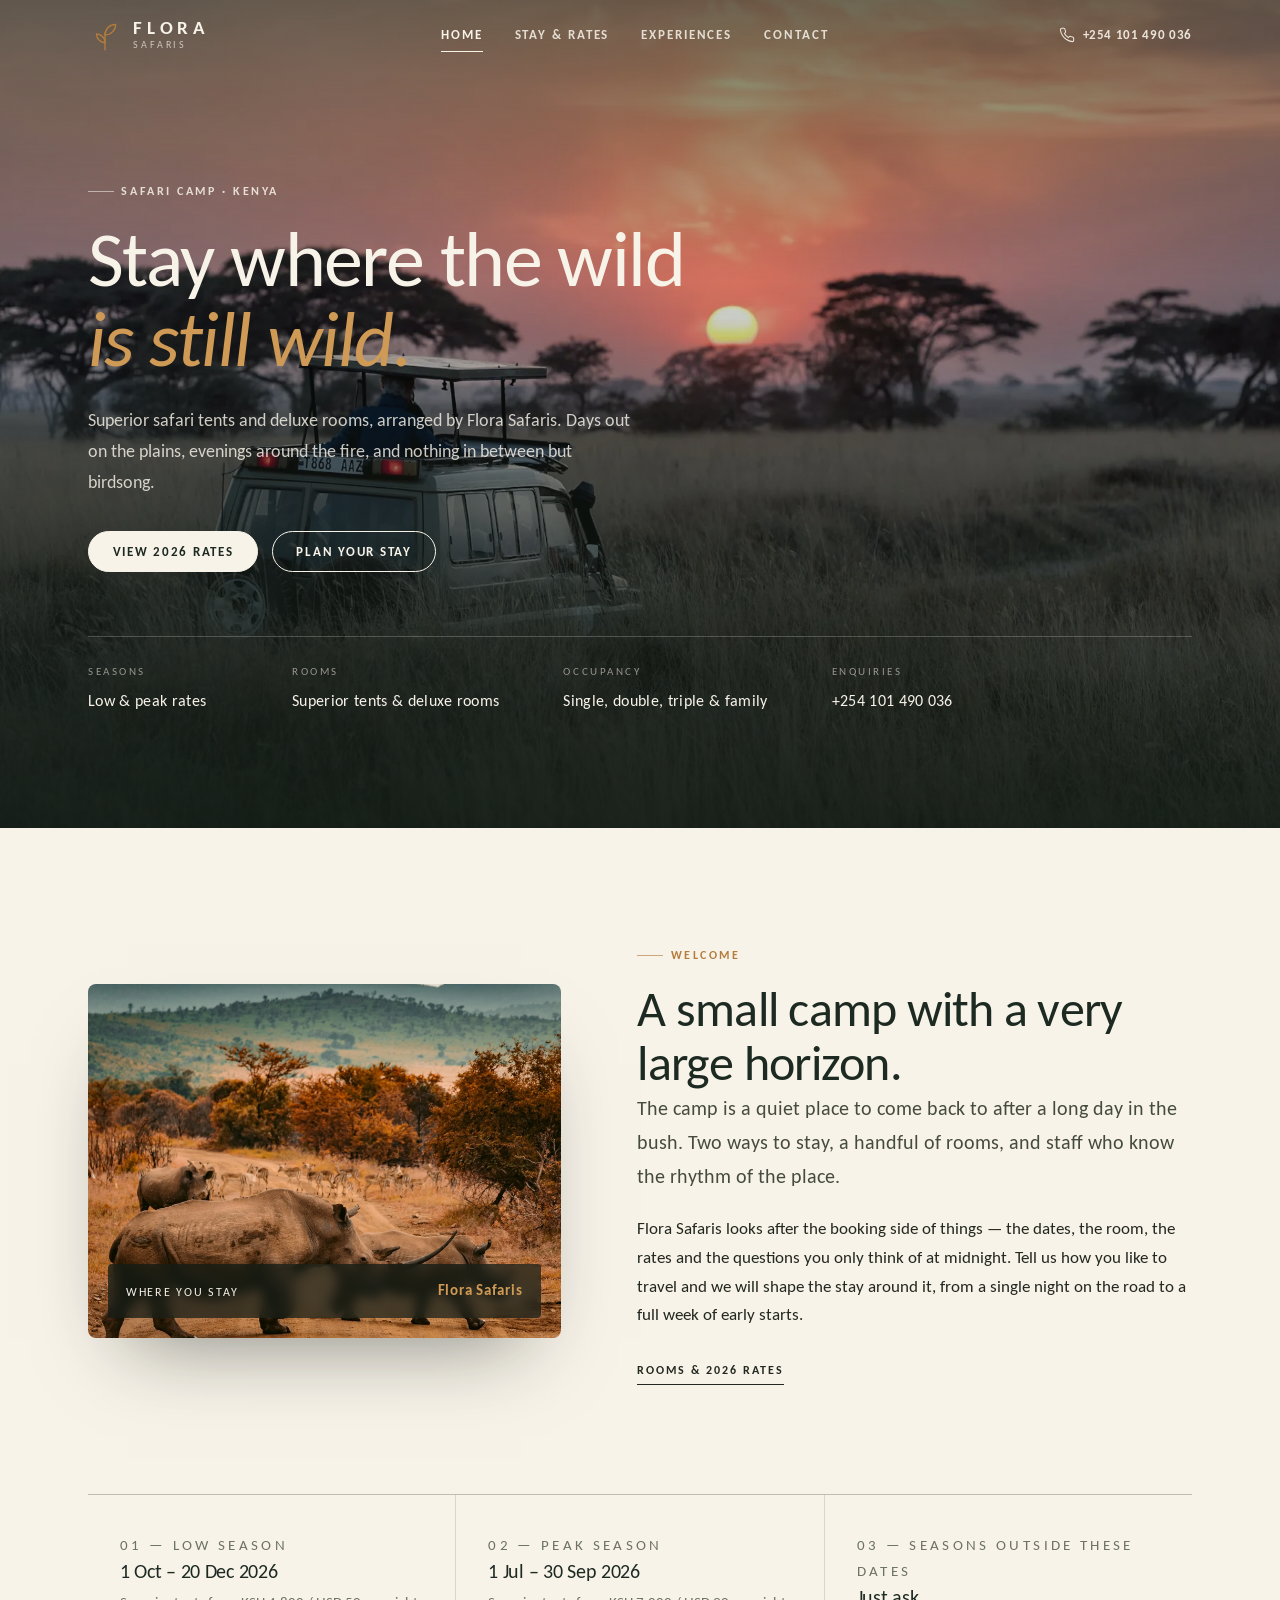
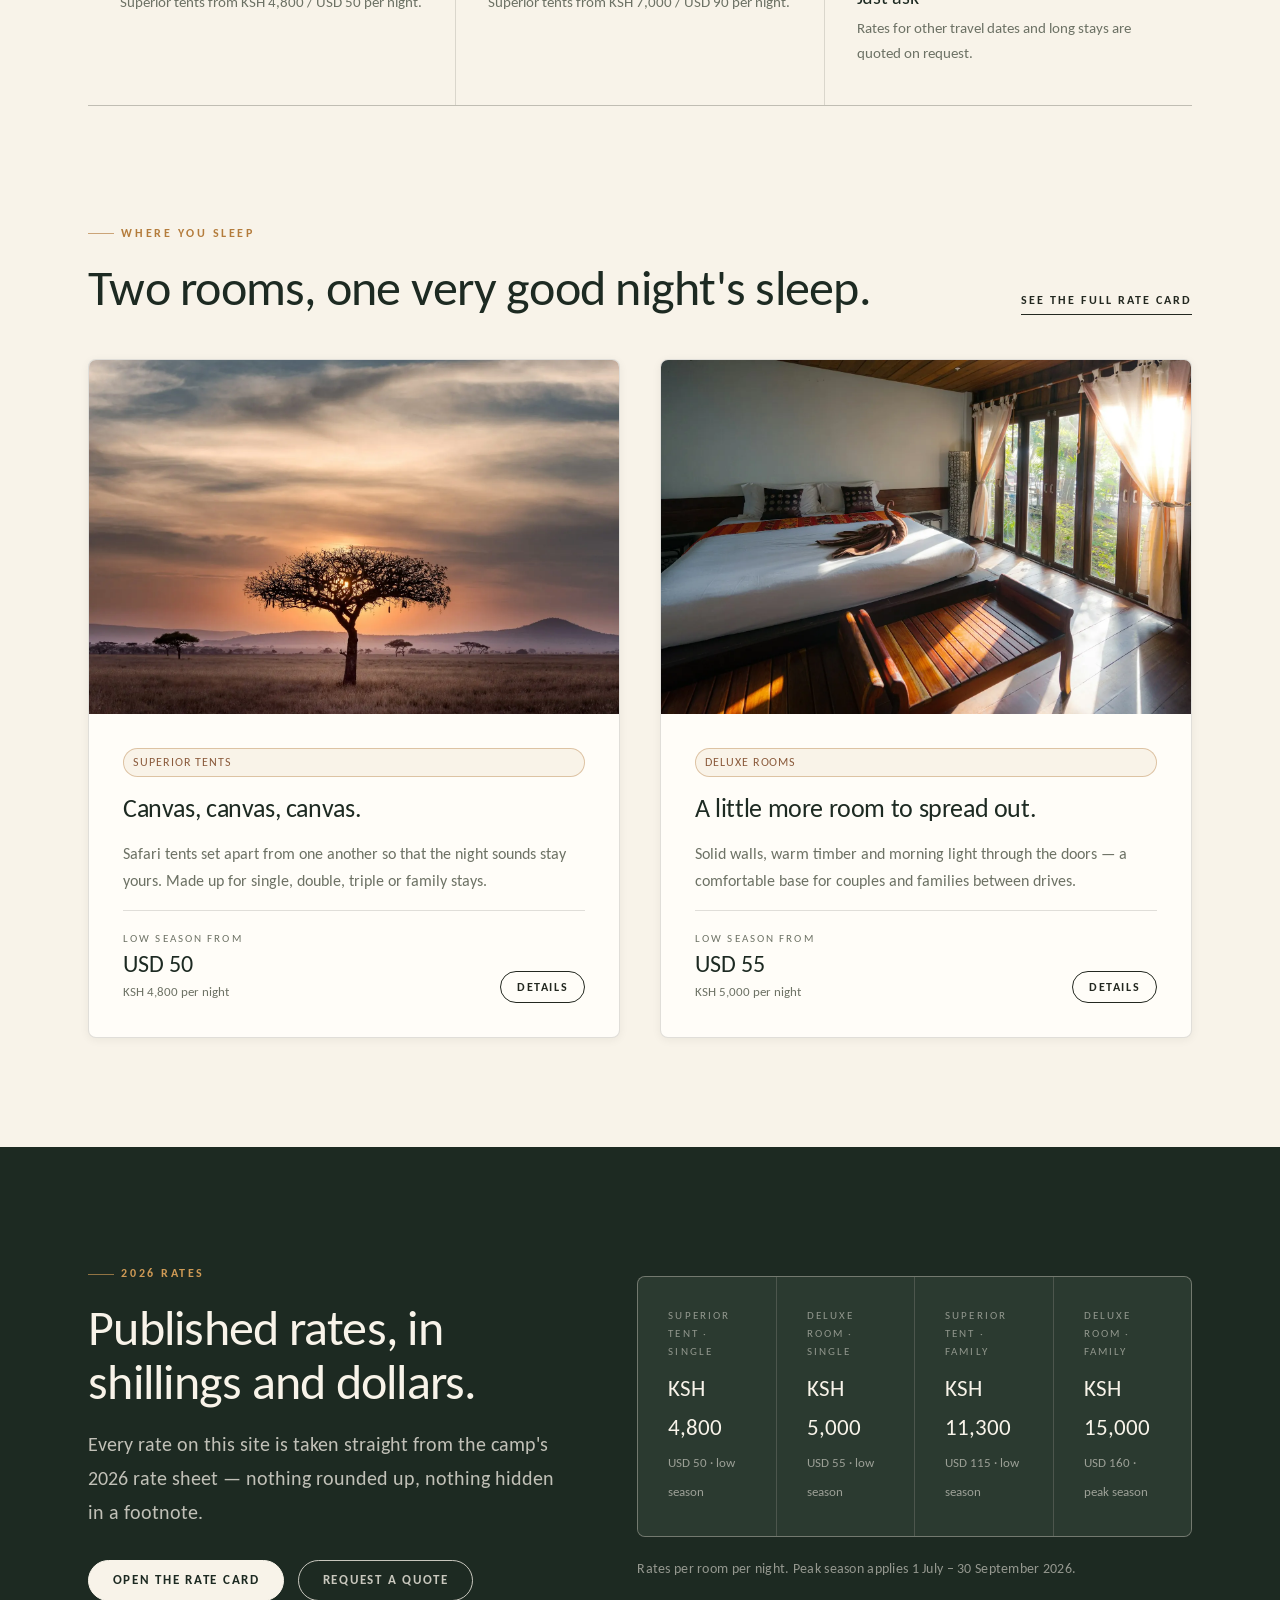
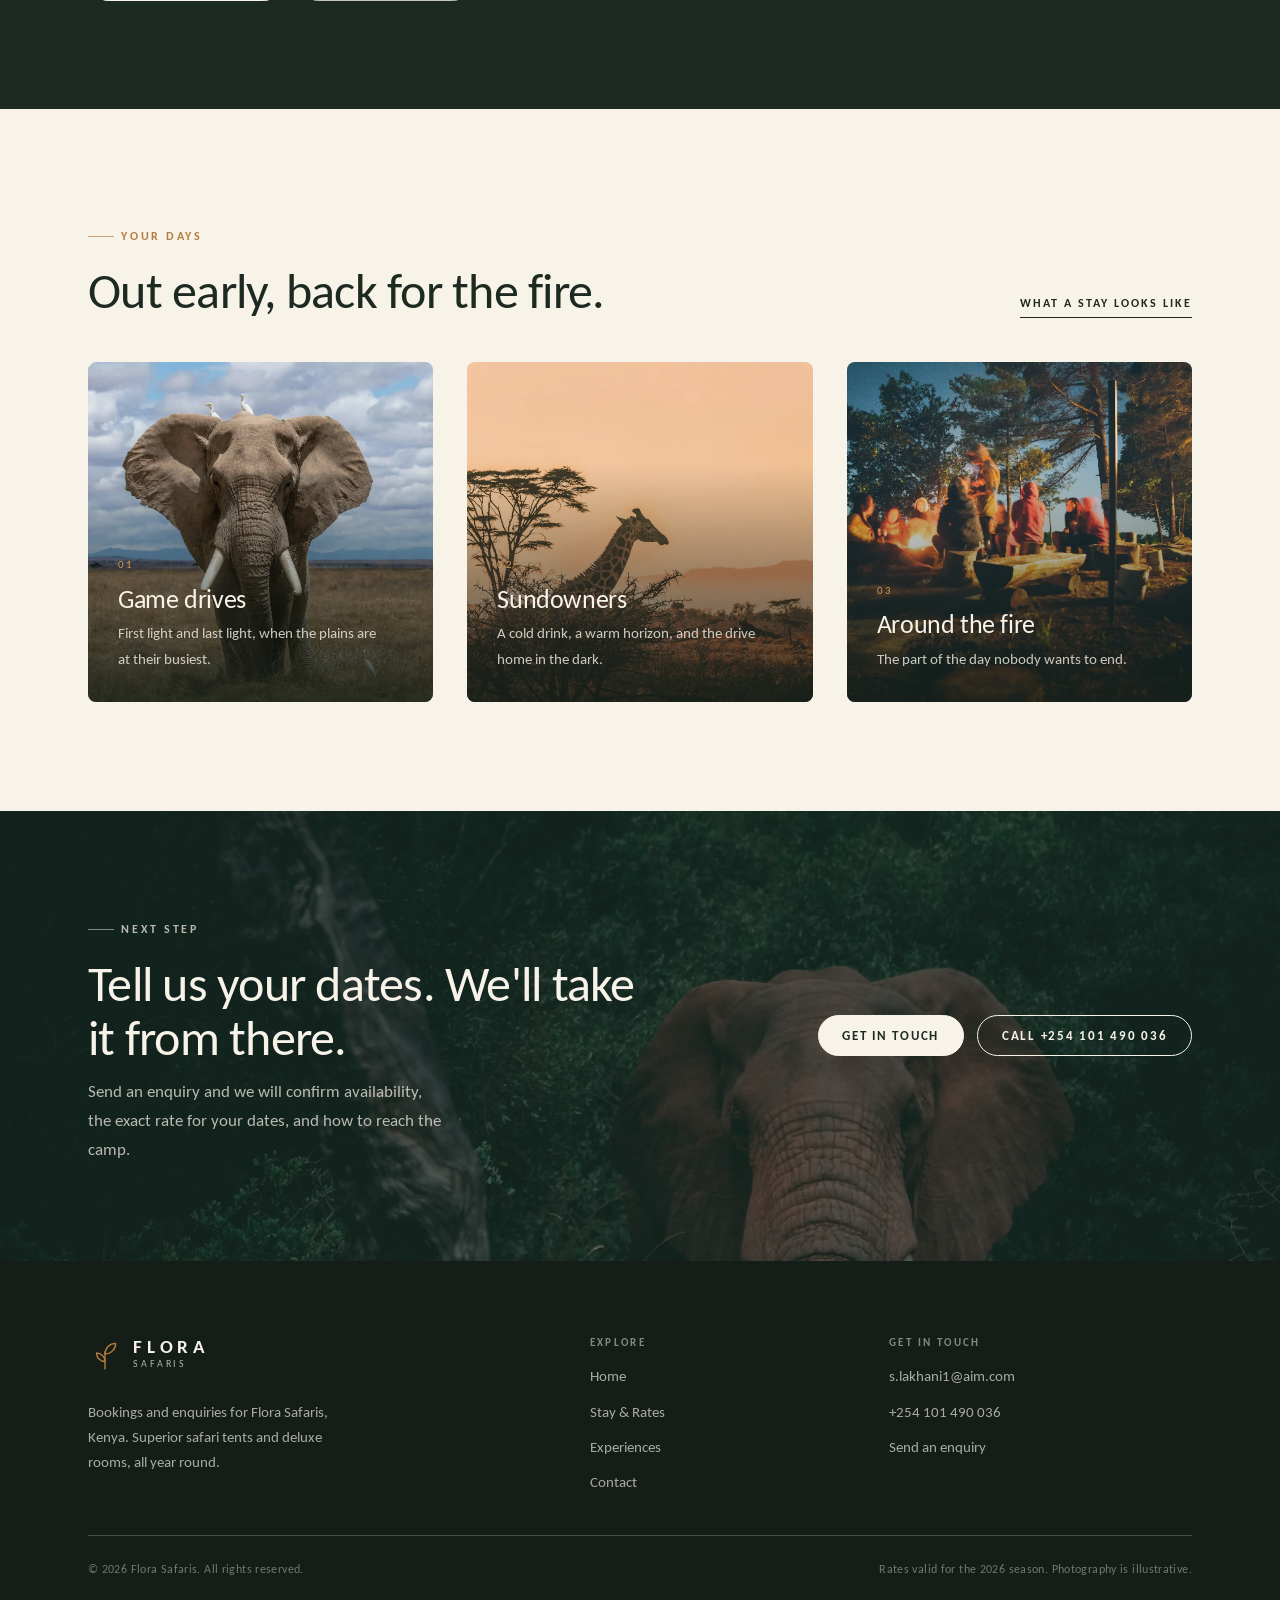
<file: index.html>
<!DOCTYPE html>
<html lang="en">
<head>
<meta charset="utf-8">
<meta name="viewport" content="width=device-width, initial-scale=1">
<title>Flora Safaris — Safari Tents &amp; Rooms, Kenya</title>
<meta name="description" content="Flora Safaris arranges safari stays in Kenya. Superior safari tents and deluxe rooms, 2026 rates in KSH and USD, and a simple way to enquire.">
<meta name="theme-color" content="#1d2a22">
<link rel="icon" href="assets/favicon.svg" type="image/svg+xml">
<link rel="preconnect" href="https://fonts.googleapis.com">
<link rel="preconnect" href="https://fonts.gstatic.com" crossorigin>
<link href="https://fonts.googleapis.com/css2?family=Carlito:ital,wght@0,400;0,700;1,400&display=swap" rel="stylesheet">
<link rel="stylesheet" href="assets/css/styles.css">
</head>
<body>
<a class="skip-link" href="#main">Skip to content</a>

<header class="site-header">
  <div class="shell site-header__inner">
    <a class="brand" href="index.html" aria-label="Flora Safaris — home">
      <svg class="brand__mark" viewBox="0 0 32 32" fill="none" stroke="currentColor" stroke-width="1.3" stroke-linecap="round" stroke-linejoin="round" aria-hidden="true">
        <path d="M16 30V14"/><path d="M16 16C16 10.5 20.5 6 26 6c0 5.5-4.5 10-10 10Z"/><path d="M16 23c0-4.4-3.6-8-8-8 0 4.4 3.6 8 8 8Z"/>
      </svg>
      <span class="brand__text">
        <span class="brand__name">Flora</span>
        <span class="brand__tag">Safaris</span>
      </span>
    </a>

    <nav class="nav" id="primary-nav" aria-label="Primary">
      <a href="index.html" aria-current="page">Home</a>
      <a href="accommodation.html">Stay &amp; Rates</a>
      <a href="experiences.html">Experiences</a>
      <a href="contact.html">Contact</a>
    </nav>

    <a class="header-contact" href="tel:+254101490036">
      <svg viewBox="0 0 24 24" fill="none" stroke="currentColor" stroke-width="1.6" stroke-linecap="round" stroke-linejoin="round" aria-hidden="true"><path d="M22 16.9v3a2 2 0 0 1-2.2 2 19.8 19.8 0 0 1-8.6-3.1 19.5 19.5 0 0 1-6-6A19.8 19.8 0 0 1 2.1 4.2 2 2 0 0 1 4.1 2h3a2 2 0 0 1 2 1.7c.1 1 .4 1.9.7 2.8a2 2 0 0 1-.5 2.1L8.1 9.9a16 16 0 0 0 6 6l1.3-1.3a2 2 0 0 1 2.1-.4c.9.3 1.8.6 2.8.7a2 2 0 0 1 1.7 2Z"/></svg>
      +254 101 490 036
    </a>

    <button class="nav-toggle" type="button" aria-expanded="false" aria-controls="primary-nav" aria-label="Toggle navigation"><span></span></button>
  </div>
</header>

<main id="main">

  <!-- Hero -->
  <section class="hero">
    <div class="hero__media">
      <img src="assets/images/hero-jeep.webp" alt="A safari vehicle parked in tall grass as the sun sets over the Kenyan plains" fetchpriority="high">
    </div>
    <div class="shell hero__inner">
      <div class="hero__content">
        <p class="eyebrow">Safari camp · Kenya</p>
        <h1>Stay where the wild<br><em>is still wild.</em></h1>
        <p class="hero__sub">Superior safari tents and deluxe rooms, arranged by Flora Safaris. Days out on the plains, evenings around the fire, and nothing in between but birdsong.</p>
        <div class="btn-row">
          <a class="btn btn--light" href="accommodation.html">View 2026 rates</a>
          <a class="btn btn--ghost" href="contact.html">Plan your stay</a>
        </div>
      </div>

      <dl class="hero__meta">
        <div>
          <dt>Seasons</dt>
          <dd>Low &amp; peak rates</dd>
        </div>
        <div>
          <dt>Rooms</dt>
          <dd>Superior tents &amp; deluxe rooms</dd>
        </div>
        <div>
          <dt>Occupancy</dt>
          <dd>Single, double, triple &amp; family</dd>
        </div>
        <div>
          <dt>Enquiries</dt>
          <dd><a href="tel:+254101490036">+254 101 490 036</a></dd>
        </div>
      </dl>
    </div>
  </section>

  <!-- Intro -->
  <section class="section">
    <div class="shell split">
      <div class="reveal">
        <div class="media-frame media-frame--short">
          <img src="assets/images/rhinos.webp" alt="White rhinos crossing a dirt track with antelope in the distance" loading="lazy">
          <div class="media-frame__badge">
            <span>Where you stay</span>
            <strong>Flora Safaris</strong>
          </div>
        </div>
      </div>

      <div class="reveal" data-delay="1">
        <p class="eyebrow">Welcome</p>
        <h2>A small camp with a very large horizon.</h2>
        <p class="lede">The camp is a quiet place to come back to after a long day in the bush. Two ways to stay, a handful of rooms, and staff who know the rhythm of the place.</p>
        <p>Flora Safaris looks after the booking side of things — the dates, the room, the rates and the questions you only think of at midnight. Tell us how you like to travel and we will shape the stay around it, from a single night on the road to a full week of early starts.</p>
        <div class="btn-row" style="margin-top:1.8rem">
          <a class="arrow-link" href="accommodation.html">Rooms &amp; 2026 rates</a>
        </div>
      </div>
    </div>
  </section>

  <!-- Quick facts -->
  <div class="shell">
    <div class="fact-row reveal">
      <div class="fact">
        <p class="fact__label">01 — Low season</p>
        <h3>1 Oct – 20 Dec 2026</h3>
        <p>Superior tents from KSH 4,800 / USD 50 per night.</p>
      </div>
      <div class="fact">
        <p class="fact__label">02 — Peak season</p>
        <h3>1 Jul – 30 Sep 2026</h3>
        <p>Superior tents from KSH 7,000 / USD 90 per night.</p>
      </div>
      <div class="fact">
        <p class="fact__label">03 — Seasons outside these dates</p>
        <h3>Just ask</h3>
        <p>Rates for other travel dates and long stays are quoted on request.</p>
      </div>
    </div>
  </div>

  <!-- Rooms -->
  <section class="section">
    <div class="shell">
      <div class="rates-head reveal">
        <div>
          <p class="eyebrow">Where you sleep</p>
          <h2>Two rooms, one very good night's sleep.</h2>
        </div>
        <a class="arrow-link" href="accommodation.html">See the full rate card</a>
      </div>

      <div class="grid-2">
        <article class="room-card reveal">
          <div class="room-card__media">
            <img src="assets/images/acacia.webp" alt="An acacia tree silhouetted against a warm savanna sunset" loading="lazy">
          </div>
          <div class="room-card__body">
            <span class="chip chip--ochre">Superior Tents</span>
            <h3>Canvas, canvas, canvas.</h3>
            <p>Safari tents set apart from one another so that the night sounds stay yours. Made up for single, double, triple or family stays.</p>
            <div class="room-card__foot">
              <div class="price-from">
                <span>Low season from</span>
                <strong>USD 50</strong>
                <small>KSH 4,800 per night</small>
              </div>
              <a class="btn btn--ghost btn--sm" href="accommodation.html#superior-tents">Details</a>
            </div>
          </div>
        </article>

        <article class="room-card reveal" data-delay="1">
          <div class="room-card__media">
            <img src="assets/images/room-deluxe.webp" alt="A bright deluxe room with a double bed and doors opening to the garden" loading="lazy">
          </div>
          <div class="room-card__body">
            <span class="chip chip--ochre">Deluxe Rooms</span>
            <h3>A little more room to spread out.</h3>
            <p>Solid walls, warm timber and morning light through the doors — a comfortable base for couples and families between drives.</p>
            <div class="room-card__foot">
              <div class="price-from">
                <span>Low season from</span>
                <strong>USD 55</strong>
                <small>KSH 5,000 per night</small>
              </div>
              <a class="btn btn--ghost btn--sm" href="accommodation.html#deluxe-rooms">Details</a>
            </div>
          </div>
        </article>
      </div>
    </div>
  </section>

  <!-- Rates teaser -->
  <section class="section section--forest">
    <div class="shell">
      <div class="split">
        <div class="reveal">
          <p class="eyebrow">2026 rates</p>
          <h2>Published rates, in shillings and dollars.</h2>
          <p class="lede" style="margin-top:1.1rem">Every rate on this site is taken straight from the camp's 2026 rate sheet — nothing rounded up, nothing hidden in a footnote.</p>
          <div class="btn-row" style="margin-top:1.9rem">
            <a class="btn btn--light" href="accommodation.html">Open the rate card</a>
            <a class="btn btn--ghost" href="contact.html">Request a quote</a>
          </div>
        </div>

        <div class="reveal" data-delay="1">
          <div class="price-strip">
            <div class="price-strip__item">
              <span>Superior tent · single</span>
              <strong>KSH 4,800</strong>
              <small>USD 50 · low season</small>
            </div>
            <div class="price-strip__item">
              <span>Deluxe room · single</span>
              <strong>KSH 5,000</strong>
              <small>USD 55 · low season</small>
            </div>
            <div class="price-strip__item">
              <span>Superior tent · family</span>
              <strong>KSH 11,300</strong>
              <small>USD 115 · low season</small>
            </div>
            <div class="price-strip__item">
              <span>Deluxe room · family</span>
              <strong>KSH 15,000</strong>
              <small>USD 160 · peak season</small>
            </div>
          </div>
          <p class="serif-note" style="margin-top:1.2rem;color:rgba(248,243,233,.55)">Rates per room per night. Peak season applies 1 July – 30 September 2026.</p>
        </div>
      </div>
    </div>
  </section>

  <!-- Experiences -->
  <section class="section">
    <div class="shell">
      <div class="rates-head reveal">
        <div>
          <p class="eyebrow">Your days</p>
          <h2>Out early, back for the fire.</h2>
        </div>
        <a class="arrow-link" href="experiences.html">What a stay looks like</a>
      </div>

      <div class="grid-3">
        <article class="exp-card reveal">
          <img src="assets/images/elephant-plain.webp" alt="An elephant walking across golden grassland" loading="lazy">
          <div class="exp-card__body">
            <span class="exp-card__num">01</span>
            <h3>Game drives</h3>
            <p>First light and last light, when the plains are at their busiest.</p>
          </div>
        </article>

        <article class="exp-card reveal" data-delay="1">
          <img src="assets/images/giraffe.webp" alt="A giraffe against a peach-coloured evening sky" loading="lazy">
          <div class="exp-card__body">
            <span class="exp-card__num">02</span>
            <h3>Sundowners</h3>
            <p>A cold drink, a warm horizon, and the drive home in the dark.</p>
          </div>
        </article>

        <article class="exp-card reveal" data-delay="2">
          <img src="assets/images/campfire.webp" alt="Guests gathered around a campfire after dark" loading="lazy">
          <div class="exp-card__body">
            <span class="exp-card__num">03</span>
            <h3>Around the fire</h3>
            <p>The part of the day nobody wants to end.</p>
          </div>
        </article>
      </div>
    </div>
  </section>

  <!-- CTA -->
  <section class="cta-band">
    <div class="cta-band__media">
      <img src="assets/images/elephant-forest.webp" alt="" loading="lazy" aria-hidden="true">
    </div>
    <div class="shell cta-band__inner">
      <div>
        <p class="eyebrow">Next step</p>
        <h2>Tell us your dates. We'll take it from there.</h2>
        <p>Send an enquiry and we will confirm availability, the exact rate for your dates, and how to reach the camp.</p>
      </div>
      <div class="btn-row">
        <a class="btn btn--light" href="contact.html">Get in touch</a>
        <a class="btn btn--ghost" href="tel:+254101490036">Call +254 101 490 036</a>
      </div>
    </div>
  </section>

</main>

<footer class="site-footer">
  <div class="shell">
    <div class="footer-top">
      <div class="footer-brand">
        <a class="brand" href="index.html" aria-label="Flora Safaris — home">
          <svg class="brand__mark" viewBox="0 0 32 32" fill="none" stroke="currentColor" stroke-width="1.3" stroke-linecap="round" stroke-linejoin="round" aria-hidden="true">
            <path d="M16 30V14"/><path d="M16 16C16 10.5 20.5 6 26 6c0 5.5-4.5 10-10 10Z"/><path d="M16 23c0-4.4-3.6-8-8-8 0 4.4 3.6 8 8 8Z"/>
          </svg>
          <span class="brand__text">
            <span class="brand__name">Flora</span>
            <span class="brand__tag">Safaris</span>
          </span>
        </a>
        <p style="margin-top:1.2rem">Bookings and enquiries for Flora Safaris, Kenya. Superior safari tents and deluxe rooms, all year round.</p>
      </div>

      <div class="footer-col">
        <h4>Explore</h4>
        <ul>
          <li><a href="index.html">Home</a></li>
          <li><a href="accommodation.html">Stay &amp; Rates</a></li>
          <li><a href="experiences.html">Experiences</a></li>
          <li><a href="contact.html">Contact</a></li>
        </ul>
      </div>

      <div class="footer-col">
        <h4>Get in touch</h4>
        <ul>
          <li><a href="mailto:s.lakhani1@aim.com">s.lakhani1@aim.com</a></li>
          <li><a href="tel:+254101490036">+254 101 490 036</a></li>
          <li><a href="contact.html">Send an enquiry</a></li>
        </ul>
      </div>
    </div>

    <div class="footer-bottom">
      <span>&copy; <span data-year>2026</span> Flora Safaris. All rights reserved.</span>
      <span>Rates valid for the 2026 season. Photography is illustrative.</span>
    </div>
  </div>
</footer>

<script src="assets/js/main.js"></script>
</body>
</html>
</file>
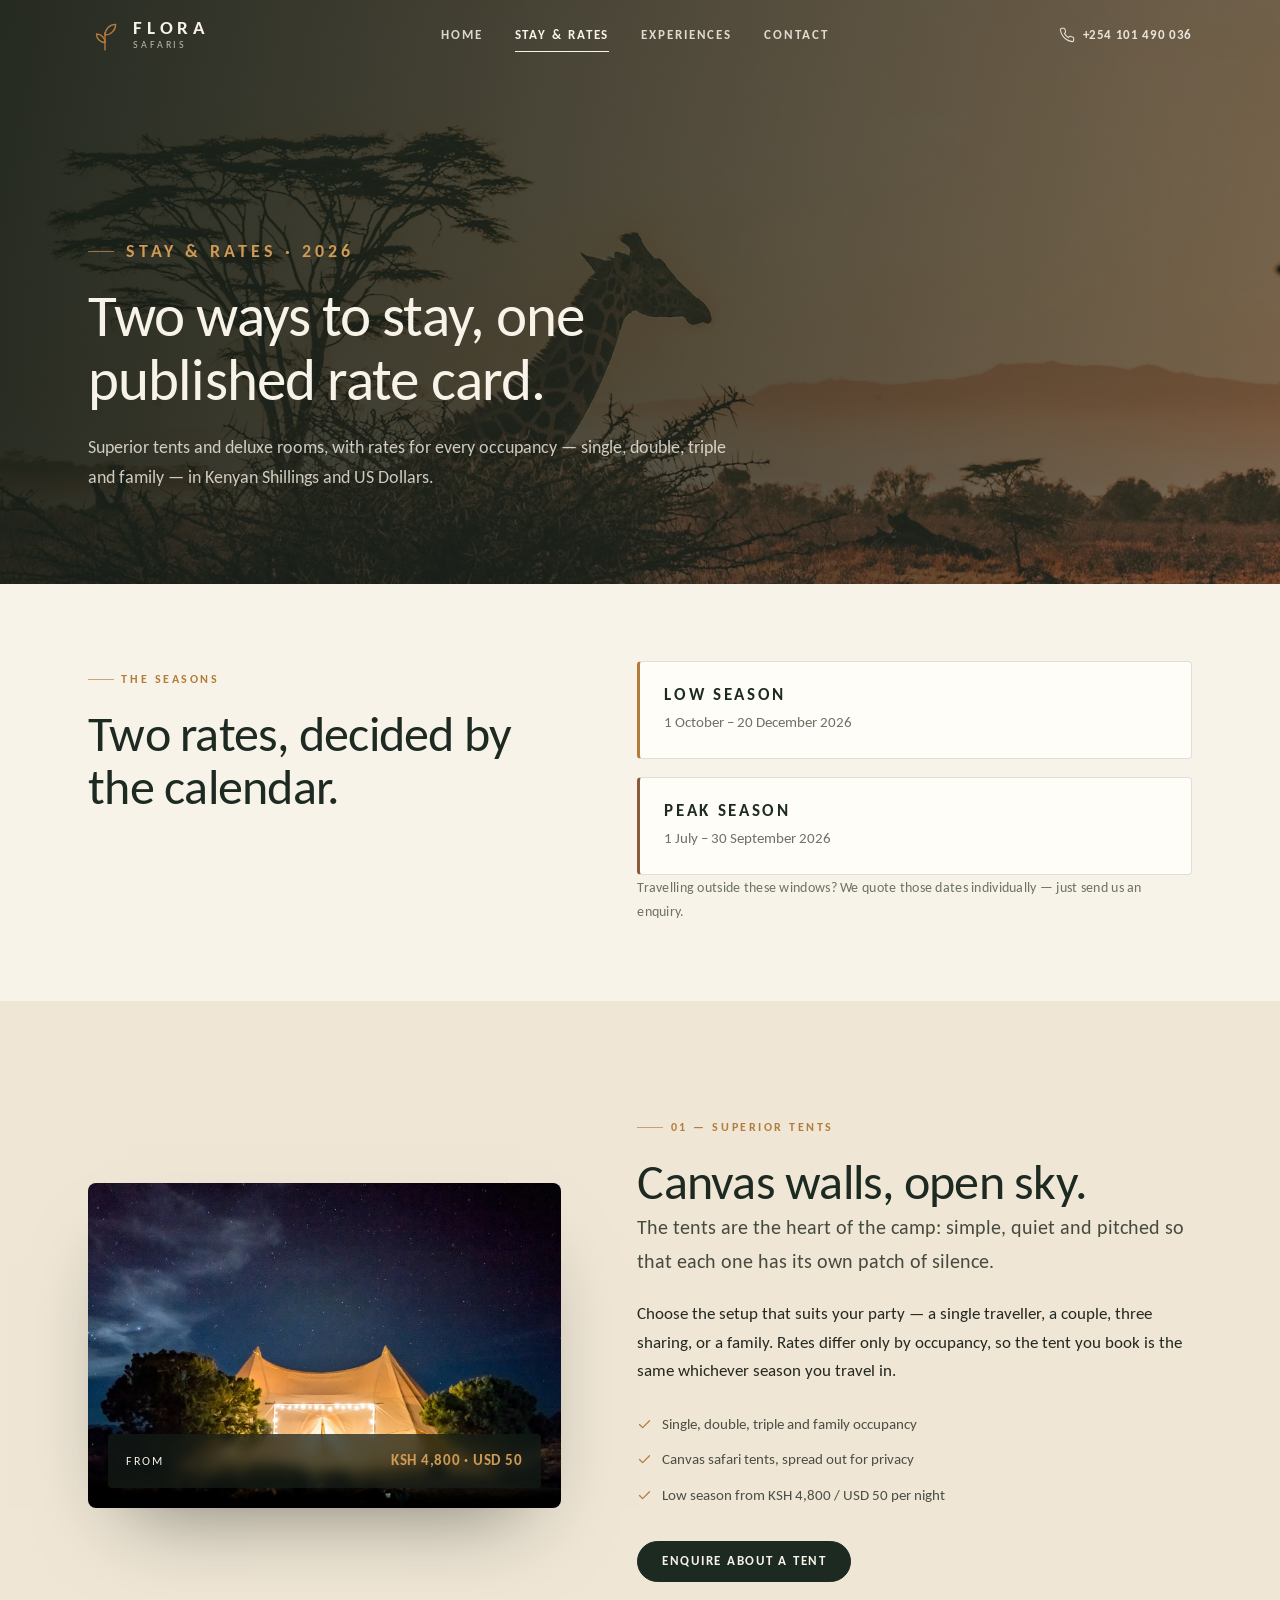
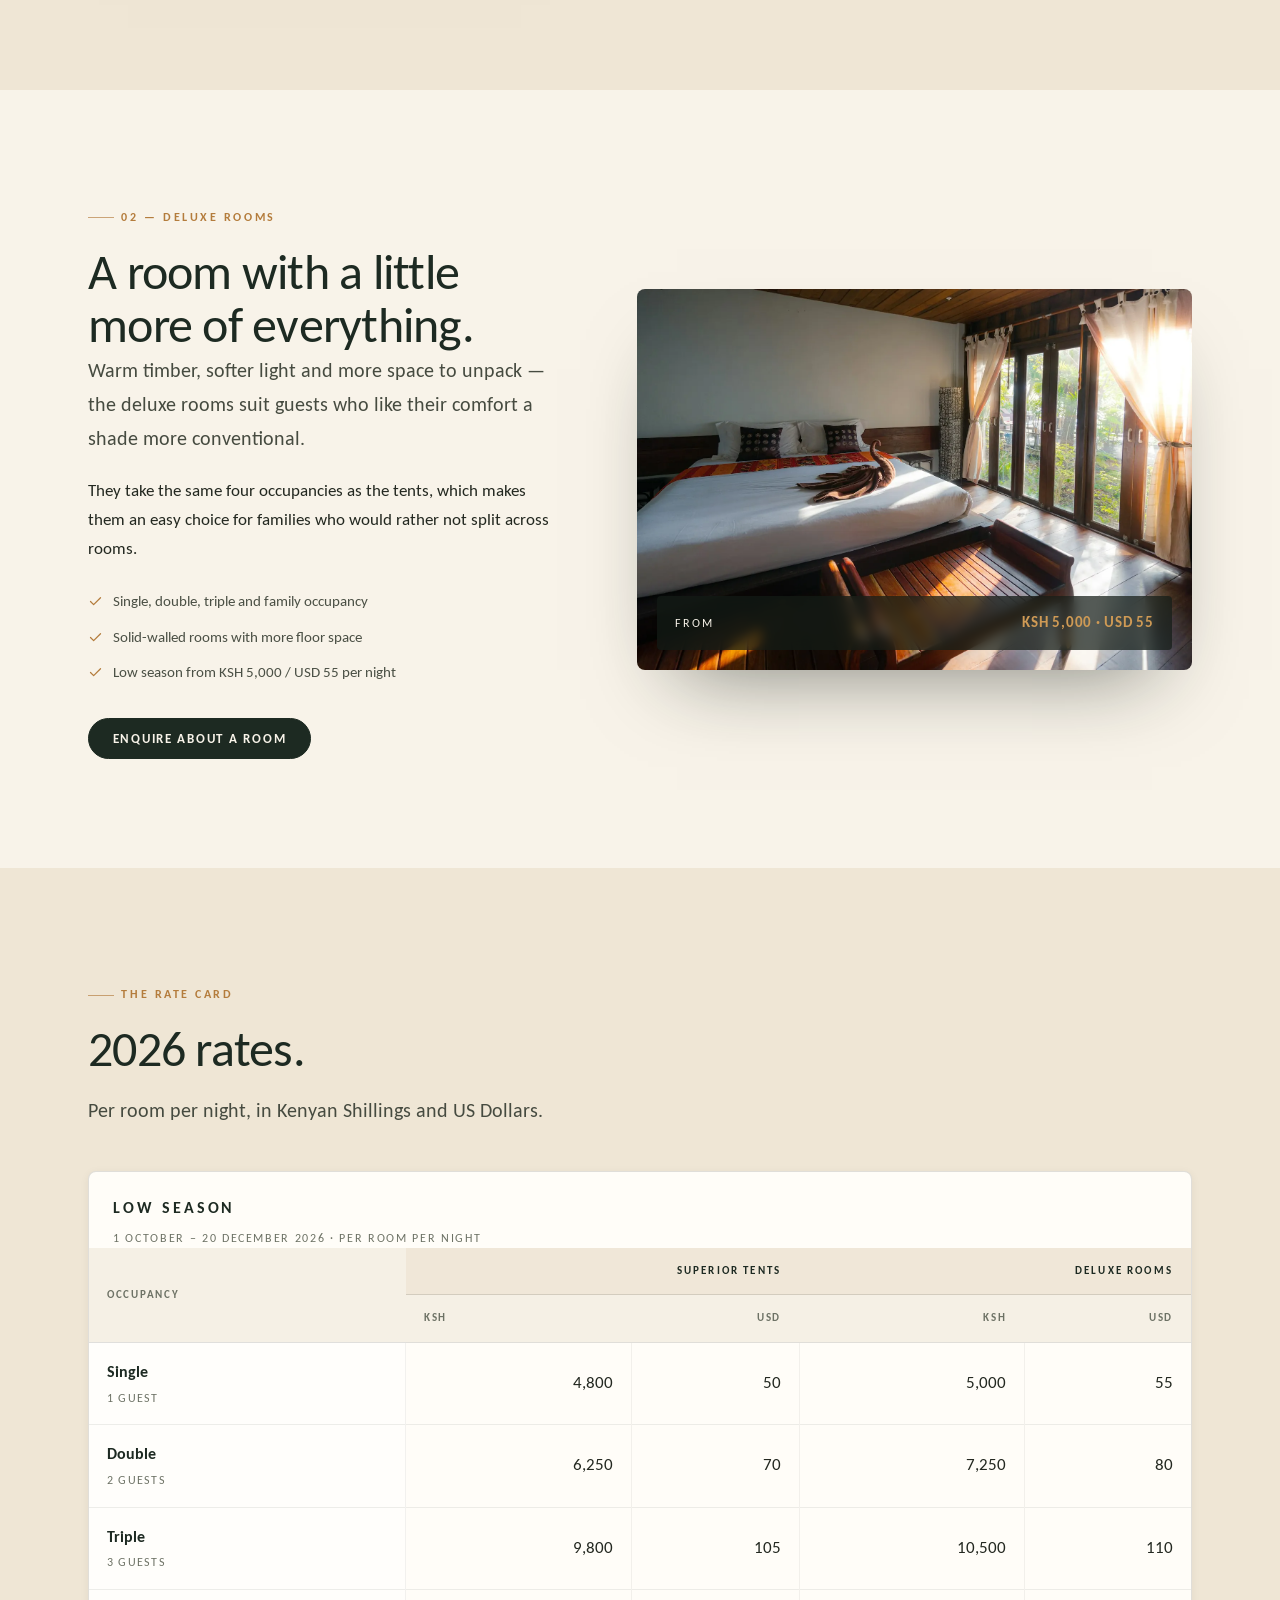
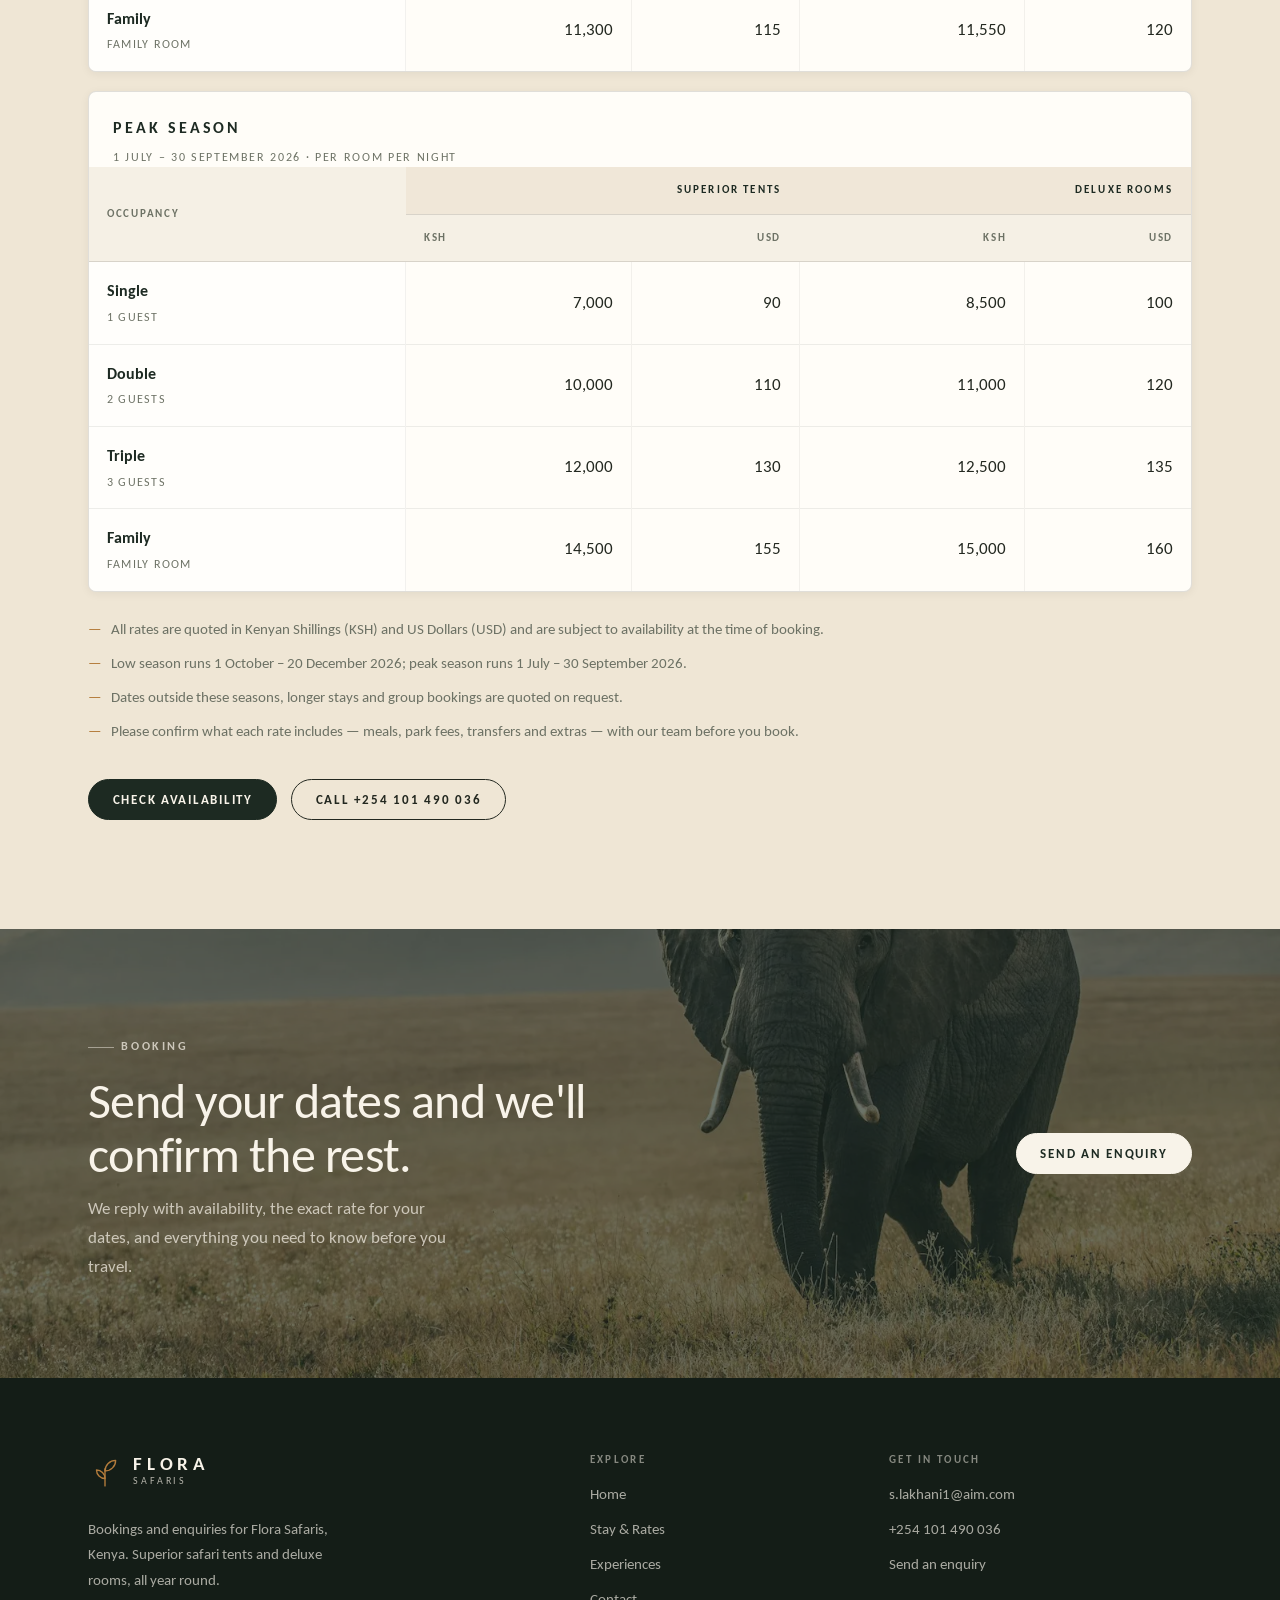
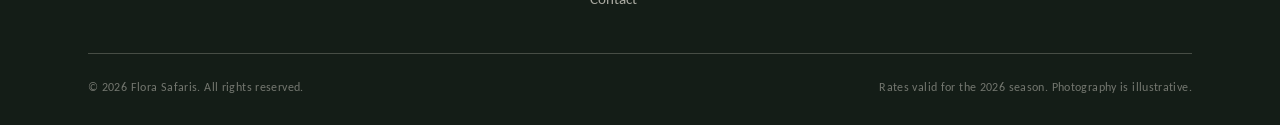
<file: accommodation.html>
<!DOCTYPE html>
<html lang="en">
<head>
<meta charset="utf-8">
<meta name="viewport" content="width=device-width, initial-scale=1">
<title>Stay &amp; 2026 Rates — Flora Safaris</title>
<meta name="description" content="Superior tents and deluxe rooms in Kenya. Full 2026 rates in Kenyan Shillings and US Dollars for low and peak season, single to family occupancy.">
<meta name="theme-color" content="#1d2a22">
<link rel="icon" href="assets/favicon.svg" type="image/svg+xml">
<link rel="preconnect" href="https://fonts.googleapis.com">
<link rel="preconnect" href="https://fonts.gstatic.com" crossorigin>
<link href="https://fonts.googleapis.com/css2?family=Carlito:ital,wght@0,400;0,700;1,400&display=swap" rel="stylesheet">
<link rel="stylesheet" href="assets/css/styles.css">
</head>
<body>
<a class="skip-link" href="#main">Skip to content</a>

<header class="site-header">
  <div class="shell site-header__inner">
    <a class="brand" href="index.html" aria-label="Flora Safaris — home">
      <svg class="brand__mark" viewBox="0 0 32 32" fill="none" stroke="currentColor" stroke-width="1.3" stroke-linecap="round" stroke-linejoin="round" aria-hidden="true">
        <path d="M16 30V14"/><path d="M16 16C16 10.5 20.5 6 26 6c0 5.5-4.5 10-10 10Z"/><path d="M16 23c0-4.4-3.6-8-8-8 0 4.4 3.6 8 8 8Z"/>
      </svg>
      <span class="brand__text">
        <span class="brand__name">Flora</span>
        <span class="brand__tag">Safaris</span>
      </span>
    </a>

    <nav class="nav" id="primary-nav" aria-label="Primary">
      <a href="index.html">Home</a>
      <a href="accommodation.html" aria-current="page">Stay &amp; Rates</a>
      <a href="experiences.html">Experiences</a>
      <a href="contact.html">Contact</a>
    </nav>

    <a class="header-contact" href="tel:+254101490036">
      <svg viewBox="0 0 24 24" fill="none" stroke="currentColor" stroke-width="1.6" stroke-linecap="round" stroke-linejoin="round" aria-hidden="true"><path d="M22 16.9v3a2 2 0 0 1-2.2 2 19.8 19.8 0 0 1-8.6-3.1 19.5 19.5 0 0 1-6-6A19.8 19.8 0 0 1 2.1 4.2 2 2 0 0 1 4.1 2h3a2 2 0 0 1 2 1.7c.1 1 .4 1.9.7 2.8a2 2 0 0 1-.5 2.1L8.1 9.9a16 16 0 0 0 6 6l1.3-1.3a2 2 0 0 1 2.1-.4c.9.3 1.8.6 2.8.7a2 2 0 0 1 1.7 2Z"/></svg>
      +254 101 490 036
    </a>

    <button class="nav-toggle" type="button" aria-expanded="false" aria-controls="primary-nav" aria-label="Toggle navigation"><span></span></button>
  </div>
</header>

<main id="main">

  <!-- Banner -->
  <section class="page-banner">
    <div class="page-banner__media">
      <img src="assets/images/giraffe.webp" alt="A giraffe framed by an acacia tree in warm evening light" fetchpriority="high">
    </div>
    <div class="shell">
      <div class="page-banner__inner">
        <p class="eyebrow">Stay &amp; Rates · 2026</p>
        <h1>Two ways to stay, one published rate card.</h1>
        <p>Superior tents and deluxe rooms, with rates for every occupancy — single, double, triple and family — in Kenyan Shillings and US Dollars.</p>
      </div>
    </div>
  </section>

  <!-- Seasons -->
  <section class="section section--tight">
    <div class="shell">
      <div class="split" style="align-items:start">
        <div class="reveal">
          <p class="eyebrow">The seasons</p>
          <h2>Two rates, decided by the calendar.</h2>
        </div>
        <div class="stack reveal" data-delay="1">
          <div class="season-card">
            <h3>Low season</h3>
            <p>1 October – 20 December 2026</p>
          </div>
          <div class="season-card season-card--peak">
            <h3>Peak season</h3>
            <p>1 July – 30 September 2026</p>
          </div>
          <p class="serif-note text-muted" style="margin:0">Travelling outside these windows? We quote those dates individually — just send us an enquiry.</p>
        </div>
      </div>
    </div>
  </section>

  <!-- Superior Tents -->
  <section class="section section--cream-deep" id="superior-tents">
    <div class="shell split">
      <div class="reveal">
        <div class="media-frame media-frame--wide">
          <img src="assets/images/tent-stars.webp" alt="A safari tent glowing under a star-filled night sky" loading="lazy">
          <div class="media-frame__badge">
            <span>From</span>
            <strong>KSH 4,800 · USD 50</strong>
          </div>
        </div>
      </div>
      <div class="reveal" data-delay="1">
        <p class="eyebrow">01 — Superior Tents</p>
        <h2>Canvas walls, open sky.</h2>
        <p class="lede">The tents are the heart of the camp: simple, quiet and pitched so that each one has its own patch of silence.</p>
        <p>Choose the setup that suits your party — a single traveller, a couple, three sharing, or a family. Rates differ only by occupancy, so the tent you book is the same whichever season you travel in.</p>
        <ul class="detail-list" style="margin-top:1.6rem">
          <li>
            <svg viewBox="0 0 24 24" fill="none" stroke="currentColor" stroke-width="2" stroke-linecap="round" stroke-linejoin="round" aria-hidden="true"><path d="M20 6 9 17l-5-5"/></svg>
            Single, double, triple and family occupancy
          </li>
          <li>
            <svg viewBox="0 0 24 24" fill="none" stroke="currentColor" stroke-width="2" stroke-linecap="round" stroke-linejoin="round" aria-hidden="true"><path d="M20 6 9 17l-5-5"/></svg>
            Canvas safari tents, spread out for privacy
          </li>
          <li>
            <svg viewBox="0 0 24 24" fill="none" stroke="currentColor" stroke-width="2" stroke-linecap="round" stroke-linejoin="round" aria-hidden="true"><path d="M20 6 9 17l-5-5"/></svg>
            Low season from KSH 4,800 / USD 50 per night
          </li>
        </ul>
        <div class="btn-row" style="margin-top:2rem">
          <a class="btn" href="contact.html?room=Superior%20Tents">Enquire about a tent</a>
        </div>
      </div>
    </div>
  </section>

  <!-- Deluxe Rooms -->
  <section class="section" id="deluxe-rooms">
    <div class="shell split split--reverse">
      <div class="reveal">
        <div class="media-frame media-frame--wide">
          <img src="assets/images/room-deluxe.webp" alt="A deluxe room with a double bed and doors opening onto the garden" loading="lazy">
          <div class="media-frame__badge">
            <span>From</span>
            <strong>KSH 5,000 · USD 55</strong>
          </div>
        </div>
      </div>
      <div class="reveal" data-delay="1">
        <p class="eyebrow">02 — Deluxe Rooms</p>
        <h2>A room with a little more of everything.</h2>
        <p class="lede">Warm timber, softer light and more space to unpack — the deluxe rooms suit guests who like their comfort a shade more conventional.</p>
        <p>They take the same four occupancies as the tents, which makes them an easy choice for families who would rather not split across rooms.</p>
        <ul class="detail-list" style="margin-top:1.6rem">
          <li>
            <svg viewBox="0 0 24 24" fill="none" stroke="currentColor" stroke-width="2" stroke-linecap="round" stroke-linejoin="round" aria-hidden="true"><path d="M20 6 9 17l-5-5"/></svg>
            Single, double, triple and family occupancy
          </li>
          <li>
            <svg viewBox="0 0 24 24" fill="none" stroke="currentColor" stroke-width="2" stroke-linecap="round" stroke-linejoin="round" aria-hidden="true"><path d="M20 6 9 17l-5-5"/></svg>
            Solid-walled rooms with more floor space
          </li>
          <li>
            <svg viewBox="0 0 24 24" fill="none" stroke="currentColor" stroke-width="2" stroke-linecap="round" stroke-linejoin="round" aria-hidden="true"><path d="M20 6 9 17l-5-5"/></svg>
            Low season from KSH 5,000 / USD 55 per night
          </li>
        </ul>
        <div class="btn-row" style="margin-top:2rem">
          <a class="btn" href="contact.html?room=Deluxe%20Rooms">Enquire about a room</a>
        </div>
      </div>
    </div>
  </section>

  <!-- Rate tables -->
  <section class="section section--cream-deep" id="rate-card">
    <div class="shell">
      <div class="reveal" style="margin-bottom:clamp(28px,4vw,44px);max-width:38rem">
        <p class="eyebrow">The rate card</p>
        <h2>2026 rates.</h2>
        <p class="lede" style="margin-top:1rem">Per room per night, in Kenyan Shillings and US Dollars.</p>
      </div>

      <div class="stack reveal">
        <div class="table-wrap">
          <table class="rates">
            <caption>Low season <span>1 October – 20 December 2026 · per room per night</span></caption>
            <thead>
              <tr>
                <th rowspan="2" scope="col">Occupancy</th>
                <th colspan="2" scope="colgroup" class="group">Superior Tents</th>
                <th colspan="2" scope="colgroup" class="group">Deluxe Rooms</th>
              </tr>
              <tr>
                <th scope="col">KSH</th>
                <th scope="col">USD</th>
                <th scope="col">KSH</th>
                <th scope="col">USD</th>
              </tr>
            </thead>
            <tbody>
              <tr>
                <th scope="row">Single<em>1 guest</em></th>
                <td>4,800</td><td class="usd">50</td>
                <td>5,000</td><td class="usd">55</td>
              </tr>
              <tr>
                <th scope="row">Double<em>2 guests</em></th>
                <td>6,250</td><td class="usd">70</td>
                <td>7,250</td><td class="usd">80</td>
              </tr>
              <tr>
                <th scope="row">Triple<em>3 guests</em></th>
                <td>9,800</td><td class="usd">105</td>
                <td>10,500</td><td class="usd">110</td>
              </tr>
              <tr>
                <th scope="row">Family<em>family room</em></th>
                <td>11,300</td><td class="usd">115</td>
                <td>11,550</td><td class="usd">120</td>
              </tr>
            </tbody>
          </table>
        </div>

        <div class="table-wrap">
          <table class="rates">
            <caption>Peak season <span>1 July – 30 September 2026 · per room per night</span></caption>
            <thead>
              <tr>
                <th rowspan="2" scope="col">Occupancy</th>
                <th colspan="2" scope="colgroup" class="group">Superior Tents</th>
                <th colspan="2" scope="colgroup" class="group">Deluxe Rooms</th>
              </tr>
              <tr>
                <th scope="col">KSH</th>
                <th scope="col">USD</th>
                <th scope="col">KSH</th>
                <th scope="col">USD</th>
              </tr>
            </thead>
            <tbody>
              <tr>
                <th scope="row">Single<em>1 guest</em></th>
                <td>7,000</td><td class="usd">90</td>
                <td>8,500</td><td class="usd">100</td>
              </tr>
              <tr>
                <th scope="row">Double<em>2 guests</em></th>
                <td>10,000</td><td class="usd">110</td>
                <td>11,000</td><td class="usd">120</td>
              </tr>
              <tr>
                <th scope="row">Triple<em>3 guests</em></th>
                <td>12,000</td><td class="usd">130</td>
                <td>12,500</td><td class="usd">135</td>
              </tr>
              <tr>
                <th scope="row">Family<em>family room</em></th>
                <td>14,500</td><td class="usd">155</td>
                <td>15,000</td><td class="usd">160</td>
              </tr>
            </tbody>
          </table>
        </div>
      </div>

      <ul class="rate-notes reveal">
        <li>All rates are quoted in Kenyan Shillings (KSH) and US Dollars (USD) and are subject to availability at the time of booking.</li>
        <li>Low season runs 1 October – 20 December 2026; peak season runs 1 July – 30 September 2026.</li>
        <li>Dates outside these seasons, longer stays and group bookings are quoted on request.</li>
        <li>Please confirm what each rate includes — meals, park fees, transfers and extras — with our team before you book.</li>
      </ul>

      <div class="btn-row reveal" style="margin-top:2.2rem">
        <a class="btn" href="contact.html">Check availability</a>
        <a class="btn btn--ghost" href="tel:+254101490036">Call +254 101 490 036</a>
      </div>
    </div>
  </section>

  <!-- CTA -->
  <section class="cta-band">
    <div class="cta-band__media">
      <img src="assets/images/elephant-walk.webp" alt="" loading="lazy" aria-hidden="true">
    </div>
    <div class="shell cta-band__inner">
      <div>
        <p class="eyebrow">Booking</p>
        <h2>Send your dates and we'll confirm the rest.</h2>
        <p>We reply with availability, the exact rate for your dates, and everything you need to know before you travel.</p>
      </div>
      <div class="btn-row">
        <a class="btn btn--light" href="contact.html">Send an enquiry</a>
      </div>
    </div>
  </section>

</main>

<footer class="site-footer">
  <div class="shell">
    <div class="footer-top">
      <div class="footer-brand">
        <a class="brand" href="index.html" aria-label="Flora Safaris — home">
          <svg class="brand__mark" viewBox="0 0 32 32" fill="none" stroke="currentColor" stroke-width="1.3" stroke-linecap="round" stroke-linejoin="round" aria-hidden="true">
            <path d="M16 30V14"/><path d="M16 16C16 10.5 20.5 6 26 6c0 5.5-4.5 10-10 10Z"/><path d="M16 23c0-4.4-3.6-8-8-8 0 4.4 3.6 8 8 8Z"/>
          </svg>
          <span class="brand__text">
            <span class="brand__name">Flora</span>
            <span class="brand__tag">Safaris</span>
          </span>
        </a>
        <p style="margin-top:1.2rem">Bookings and enquiries for Flora Safaris, Kenya. Superior safari tents and deluxe rooms, all year round.</p>
      </div>

      <div class="footer-col">
        <h4>Explore</h4>
        <ul>
          <li><a href="index.html">Home</a></li>
          <li><a href="accommodation.html">Stay &amp; Rates</a></li>
          <li><a href="experiences.html">Experiences</a></li>
          <li><a href="contact.html">Contact</a></li>
        </ul>
      </div>

      <div class="footer-col">
        <h4>Get in touch</h4>
        <ul>
          <li><a href="mailto:s.lakhani1@aim.com">s.lakhani1@aim.com</a></li>
          <li><a href="tel:+254101490036">+254 101 490 036</a></li>
          <li><a href="contact.html">Send an enquiry</a></li>
        </ul>
      </div>
    </div>

    <div class="footer-bottom">
      <span>&copy; <span data-year>2026</span> Flora Safaris. All rights reserved.</span>
      <span>Rates valid for the 2026 season. Photography is illustrative.</span>
    </div>
  </div>
</footer>

<script src="assets/js/main.js"></script>
</body>
</html>
</file>
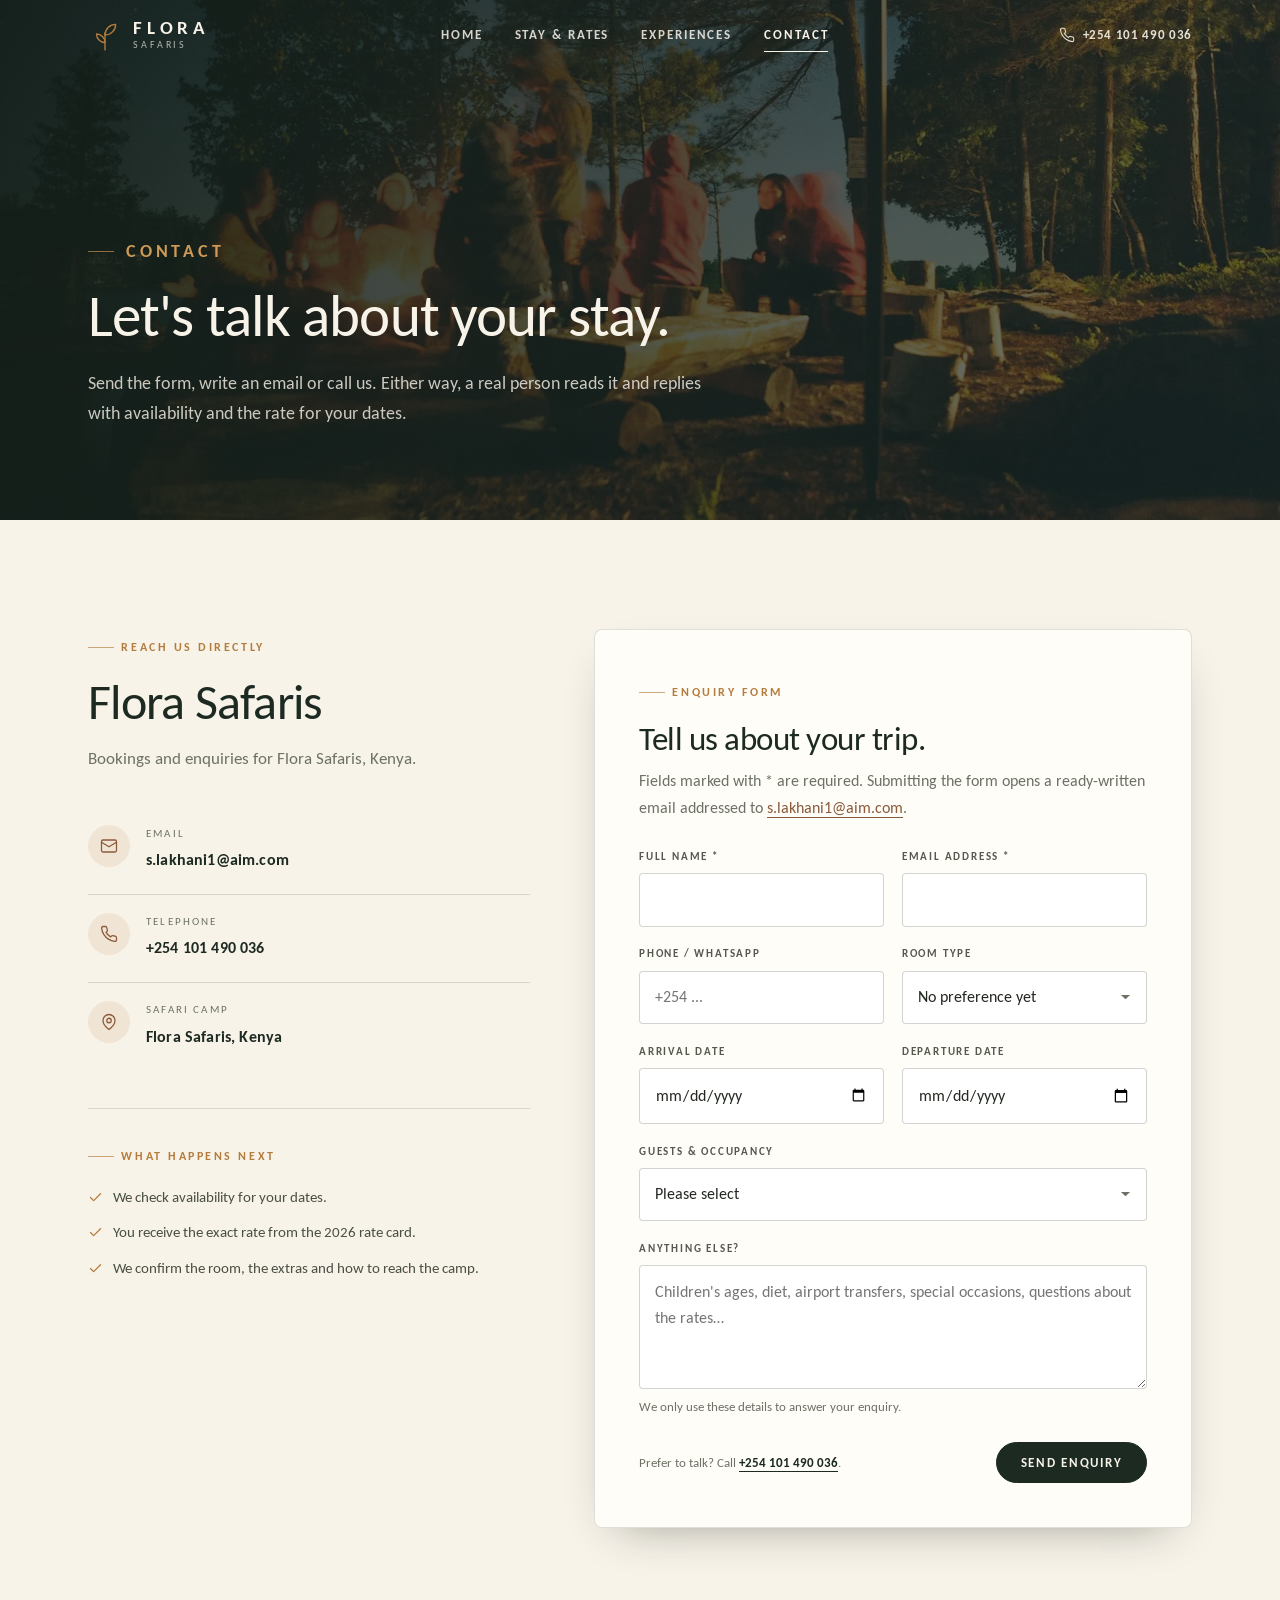
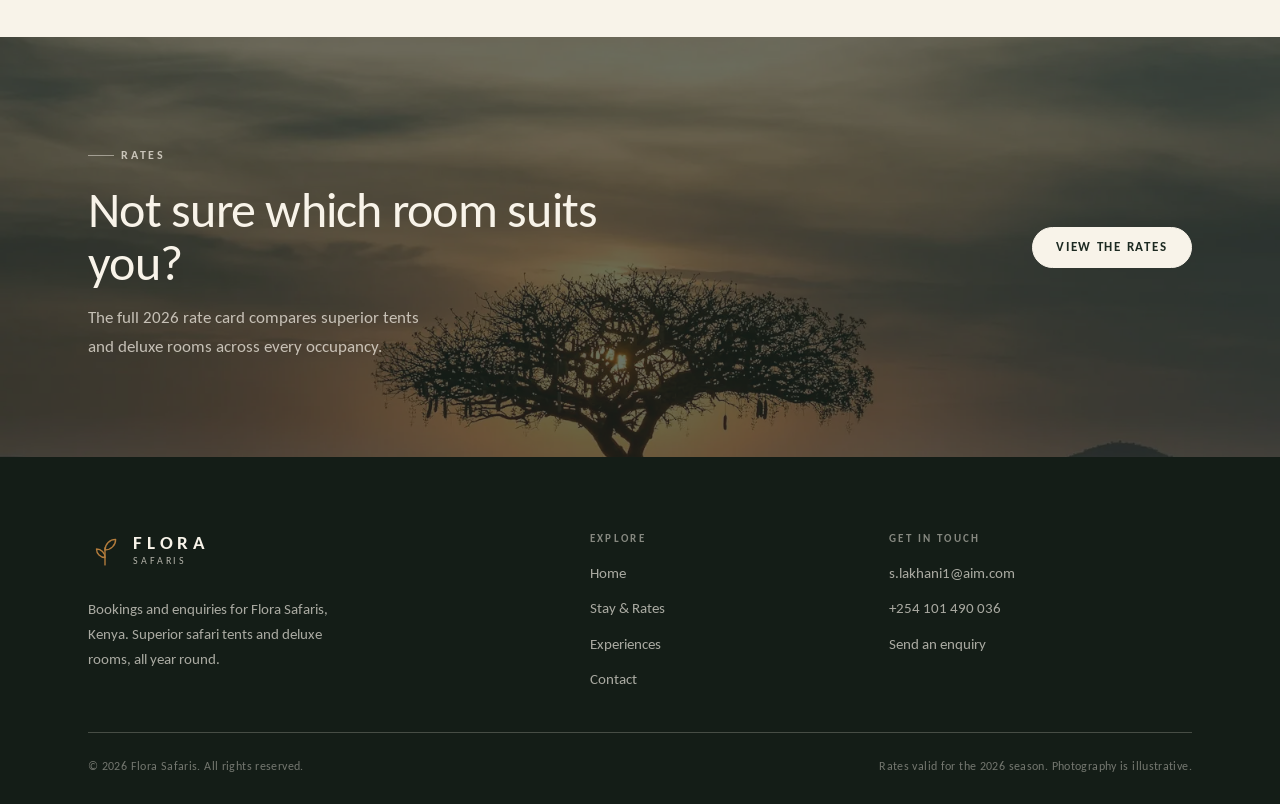
<file: contact.html>
<!DOCTYPE html>
<html lang="en">
<head>
<meta charset="utf-8">
<meta name="viewport" content="width=device-width, initial-scale=1">
<title>Contact &amp; Enquiries — Flora Safaris</title>
<meta name="description" content="Enquire about a stay with Flora Safaris. Email s.lakhani1@aim.com or call +254 101 490 036, or send your dates through the enquiry form.">
<meta name="theme-color" content="#1d2a22">
<link rel="icon" href="assets/favicon.svg" type="image/svg+xml">
<link rel="preconnect" href="https://fonts.googleapis.com">
<link rel="preconnect" href="https://fonts.gstatic.com" crossorigin>
<link href="https://fonts.googleapis.com/css2?family=Carlito:ital,wght@0,400;0,700;1,400&display=swap" rel="stylesheet">
<link rel="stylesheet" href="assets/css/styles.css">
</head>
<body>
<a class="skip-link" href="#main">Skip to content</a>

<header class="site-header">
  <div class="shell site-header__inner">
    <a class="brand" href="index.html" aria-label="Flora Safaris — home">
      <svg class="brand__mark" viewBox="0 0 32 32" fill="none" stroke="currentColor" stroke-width="1.3" stroke-linecap="round" stroke-linejoin="round" aria-hidden="true">
        <path d="M16 30V14"/><path d="M16 16C16 10.5 20.5 6 26 6c0 5.5-4.5 10-10 10Z"/><path d="M16 23c0-4.4-3.6-8-8-8 0 4.4 3.6 8 8 8Z"/>
      </svg>
      <span class="brand__text">
        <span class="brand__name">Flora</span>
        <span class="brand__tag">Safaris</span>
      </span>
    </a>

    <nav class="nav" id="primary-nav" aria-label="Primary">
      <a href="index.html">Home</a>
      <a href="accommodation.html">Stay &amp; Rates</a>
      <a href="experiences.html">Experiences</a>
      <a href="contact.html" aria-current="page">Contact</a>
    </nav>

    <a class="header-contact" href="tel:+254101490036">
      <svg viewBox="0 0 24 24" fill="none" stroke="currentColor" stroke-width="1.6" stroke-linecap="round" stroke-linejoin="round" aria-hidden="true"><path d="M22 16.9v3a2 2 0 0 1-2.2 2 19.8 19.8 0 0 1-8.6-3.1 19.5 19.5 0 0 1-6-6A19.8 19.8 0 0 1 2.1 4.2 2 2 0 0 1 4.1 2h3a2 2 0 0 1 2 1.7c.1 1 .4 1.9.7 2.8a2 2 0 0 1-.5 2.1L8.1 9.9a16 16 0 0 0 6 6l1.3-1.3a2 2 0 0 1 2.1-.4c.9.3 1.8.6 2.8.7a2 2 0 0 1 1.7 2Z"/></svg>
      +254 101 490 036
    </a>

    <button class="nav-toggle" type="button" aria-expanded="false" aria-controls="primary-nav" aria-label="Toggle navigation"><span></span></button>
  </div>
</header>

<main id="main">

  <!-- Banner -->
  <section class="page-banner">
    <div class="page-banner__media">
      <img src="assets/images/campfire.webp" alt="Guests gathered around a campfire in the evening" fetchpriority="high">
    </div>
    <div class="shell">
      <div class="page-banner__inner">
        <p class="eyebrow">Contact</p>
        <h1>Let's talk about your stay.</h1>
        <p>Send the form, write an email or call us. Either way, a real person reads it and replies with availability and the rate for your dates.</p>
      </div>
    </div>
  </section>

  <!-- Contact + form -->
  <section class="section">
    <div class="shell contact-grid">

      <div class="reveal">
        <p class="eyebrow">Reach us directly</p>
        <h2>Flora Safaris</h2>
        <p class="text-muted" style="margin-top:1rem">Bookings and enquiries for Flora Safaris, Kenya.</p>

        <div style="margin-top:2rem">
          <div class="contact-item">
            <span class="contact-item__icon">
              <svg viewBox="0 0 24 24" fill="none" stroke="currentColor" stroke-width="1.7" stroke-linecap="round" stroke-linejoin="round" aria-hidden="true"><rect x="2" y="4" width="20" height="16" rx="2"/><path d="m2 7 10 6 10-6"/></svg>
            </span>
            <div>
              <span>Email</span>
              <a href="mailto:s.lakhani1@aim.com">s.lakhani1@aim.com</a>
            </div>
          </div>

          <div class="contact-item">
            <span class="contact-item__icon">
              <svg viewBox="0 0 24 24" fill="none" stroke="currentColor" stroke-width="1.7" stroke-linecap="round" stroke-linejoin="round" aria-hidden="true"><path d="M22 16.9v3a2 2 0 0 1-2.2 2 19.8 19.8 0 0 1-8.6-3.1 19.5 19.5 0 0 1-6-6A19.8 19.8 0 0 1 2.1 4.2 2 2 0 0 1 4.1 2h3a2 2 0 0 1 2 1.7c.1 1 .4 1.9.7 2.8a2 2 0 0 1-.5 2.1L8.1 9.9a16 16 0 0 0 6 6l1.3-1.3a2 2 0 0 1 2.1-.4c.9.3 1.8.6 2.8.7a2 2 0 0 1 1.7 2Z"/></svg>
            </span>
            <div>
              <span>Telephone</span>
              <a href="tel:+254101490036">+254 101 490 036</a>
            </div>
          </div>

          <div class="contact-item">
            <span class="contact-item__icon">
              <svg viewBox="0 0 24 24" fill="none" stroke="currentColor" stroke-width="1.7" stroke-linecap="round" stroke-linejoin="round" aria-hidden="true"><path d="M20 10c0 6-8 12-8 12S4 16 4 10a8 8 0 1 1 16 0Z"/><circle cx="12" cy="10" r="3"/></svg>
            </span>
            <div>
              <span>Safari camp</span>
              <strong>Flora Safaris, Kenya</strong>
            </div>
          </div>
        </div>

        <div style="margin-top:2.4rem;border-top:1px solid var(--line);padding-top:1.8rem">
          <p class="eyebrow">What happens next</p>
          <ul class="detail-list">
            <li>
              <svg viewBox="0 0 24 24" fill="none" stroke="currentColor" stroke-width="2" stroke-linecap="round" stroke-linejoin="round" aria-hidden="true"><path d="M20 6 9 17l-5-5"/></svg>
              We check availability for your dates.
            </li>
            <li>
              <svg viewBox="0 0 24 24" fill="none" stroke="currentColor" stroke-width="2" stroke-linecap="round" stroke-linejoin="round" aria-hidden="true"><path d="M20 6 9 17l-5-5"/></svg>
              You receive the exact rate from the 2026 rate card.
            </li>
            <li>
              <svg viewBox="0 0 24 24" fill="none" stroke="currentColor" stroke-width="2" stroke-linecap="round" stroke-linejoin="round" aria-hidden="true"><path d="M20 6 9 17l-5-5"/></svg>
              We confirm the room, the extras and how to reach the camp.
            </li>
          </ul>
        </div>
      </div>

      <div class="contact-card reveal" data-delay="1">
        <div class="form-head">
          <p class="eyebrow">Enquiry form</p>
          <h2 style="font-size:clamp(1.7rem,2.6vw,2.2rem)">Tell us about your trip.</h2>
          <p class="text-muted" style="margin-top:.7rem;font-size:.98rem">Fields marked with * are required. Submitting the form opens a ready-written email addressed to <a href="mailto:s.lakhani1@aim.com" style="color:var(--clay);border-bottom:1px solid currentColor">s.lakhani1@aim.com</a>.</p>
        </div>

        <form data-enquiry-form action="mailto:s.lakhani1@aim.com" method="post" enctype="text/plain" novalidate>
          <div class="form-grid">
            <div class="field">
              <label for="name">Full name *</label>
              <input type="text" id="name" name="name" autocomplete="name" required>
            </div>

            <div class="field">
              <label for="email">Email address *</label>
              <input type="email" id="email" name="email" autocomplete="email" required>
            </div>

            <div class="field">
              <label for="phone">Phone / WhatsApp</label>
              <input type="tel" id="phone" name="phone" autocomplete="tel" placeholder="+254 ...">
            </div>

            <div class="field">
              <label for="room">Room type</label>
              <select id="room" name="room">
                <option value="">No preference yet</option>
                <option value="Superior Tents">Superior Tents</option>
                <option value="Deluxe Rooms">Deluxe Rooms</option>
              </select>
            </div>

            <div class="field">
              <label for="arrival">Arrival date</label>
              <input type="date" id="arrival" name="arrival">
            </div>

            <div class="field">
              <label for="departure">Departure date</label>
              <input type="date" id="departure" name="departure">
            </div>

            <div class="field field--full">
              <label for="guests">Guests &amp; occupancy</label>
              <select id="guests" name="guests">
                <option value="">Please select</option>
                <option value="Single (1 guest)">Single — 1 guest</option>
                <option value="Double (2 guests)">Double — 2 guests</option>
                <option value="Triple (3 guests)">Triple — 3 guests</option>
                <option value="Family">Family</option>
              </select>
            </div>

            <div class="field field--full">
              <label for="message">Anything else?</label>
              <textarea id="message" name="message" placeholder="Children's ages, diet, airport transfers, special occasions, questions about the rates…"></textarea>
              <p class="field__hint">We only use these details to answer your enquiry.</p>
            </div>
          </div>

          <div class="form-foot">
            <p>Prefer to talk? Call <a href="tel:+254101490036" style="color:var(--forest);font-weight:600;border-bottom:1px solid currentColor">+254 101 490 036</a>.</p>
            <button class="btn" type="submit">Send enquiry</button>
          </div>

          <div class="form-status" role="status" aria-live="polite"></div>
        </form>

        <noscript>
          <p class="serif-note text-muted" style="margin-top:1rem">JavaScript is turned off, so submit the form with your mail app, or write to <a href="mailto:s.lakhani1@aim.com" style="color:var(--clay)">s.lakhani1@aim.com</a> / call <a href="tel:+254101490036" style="color:var(--clay)">+254 101 490 036</a>.</p>
        </noscript>
      </div>

    </div>
  </section>

  <!-- CTA -->
  <section class="cta-band">
    <div class="cta-band__media">
      <img src="assets/images/acacia.webp" alt="" loading="lazy" aria-hidden="true">
    </div>
    <div class="shell cta-band__inner">
      <div>
        <p class="eyebrow">Rates</p>
        <h2>Not sure which room suits you?</h2>
        <p>The full 2026 rate card compares superior tents and deluxe rooms across every occupancy.</p>
      </div>
      <div class="btn-row">
        <a class="btn btn--light" href="accommodation.html">View the rates</a>
      </div>
    </div>
  </section>

</main>

<footer class="site-footer">
  <div class="shell">
    <div class="footer-top">
      <div class="footer-brand">
        <a class="brand" href="index.html" aria-label="Flora Safaris — home">
          <svg class="brand__mark" viewBox="0 0 32 32" fill="none" stroke="currentColor" stroke-width="1.3" stroke-linecap="round" stroke-linejoin="round" aria-hidden="true">
            <path d="M16 30V14"/><path d="M16 16C16 10.5 20.5 6 26 6c0 5.5-4.5 10-10 10Z"/><path d="M16 23c0-4.4-3.6-8-8-8 0 4.4 3.6 8 8 8Z"/>
          </svg>
          <span class="brand__text">
            <span class="brand__name">Flora</span>
            <span class="brand__tag">Safaris</span>
          </span>
        </a>
        <p style="margin-top:1.2rem">Bookings and enquiries for Flora Safaris, Kenya. Superior safari tents and deluxe rooms, all year round.</p>
      </div>

      <div class="footer-col">
        <h4>Explore</h4>
        <ul>
          <li><a href="index.html">Home</a></li>
          <li><a href="accommodation.html">Stay &amp; Rates</a></li>
          <li><a href="experiences.html">Experiences</a></li>
          <li><a href="contact.html">Contact</a></li>
        </ul>
      </div>

      <div class="footer-col">
        <h4>Get in touch</h4>
        <ul>
          <li><a href="mailto:s.lakhani1@aim.com">s.lakhani1@aim.com</a></li>
          <li><a href="tel:+254101490036">+254 101 490 036</a></li>
          <li><a href="contact.html">Send an enquiry</a></li>
        </ul>
      </div>
    </div>

    <div class="footer-bottom">
      <span>&copy; <span data-year>2026</span> Flora Safaris. All rights reserved.</span>
      <span>Rates valid for the 2026 season. Photography is illustrative.</span>
    </div>
  </div>
</footer>

<script src="assets/js/main.js"></script>
</body>
</html>
</file>
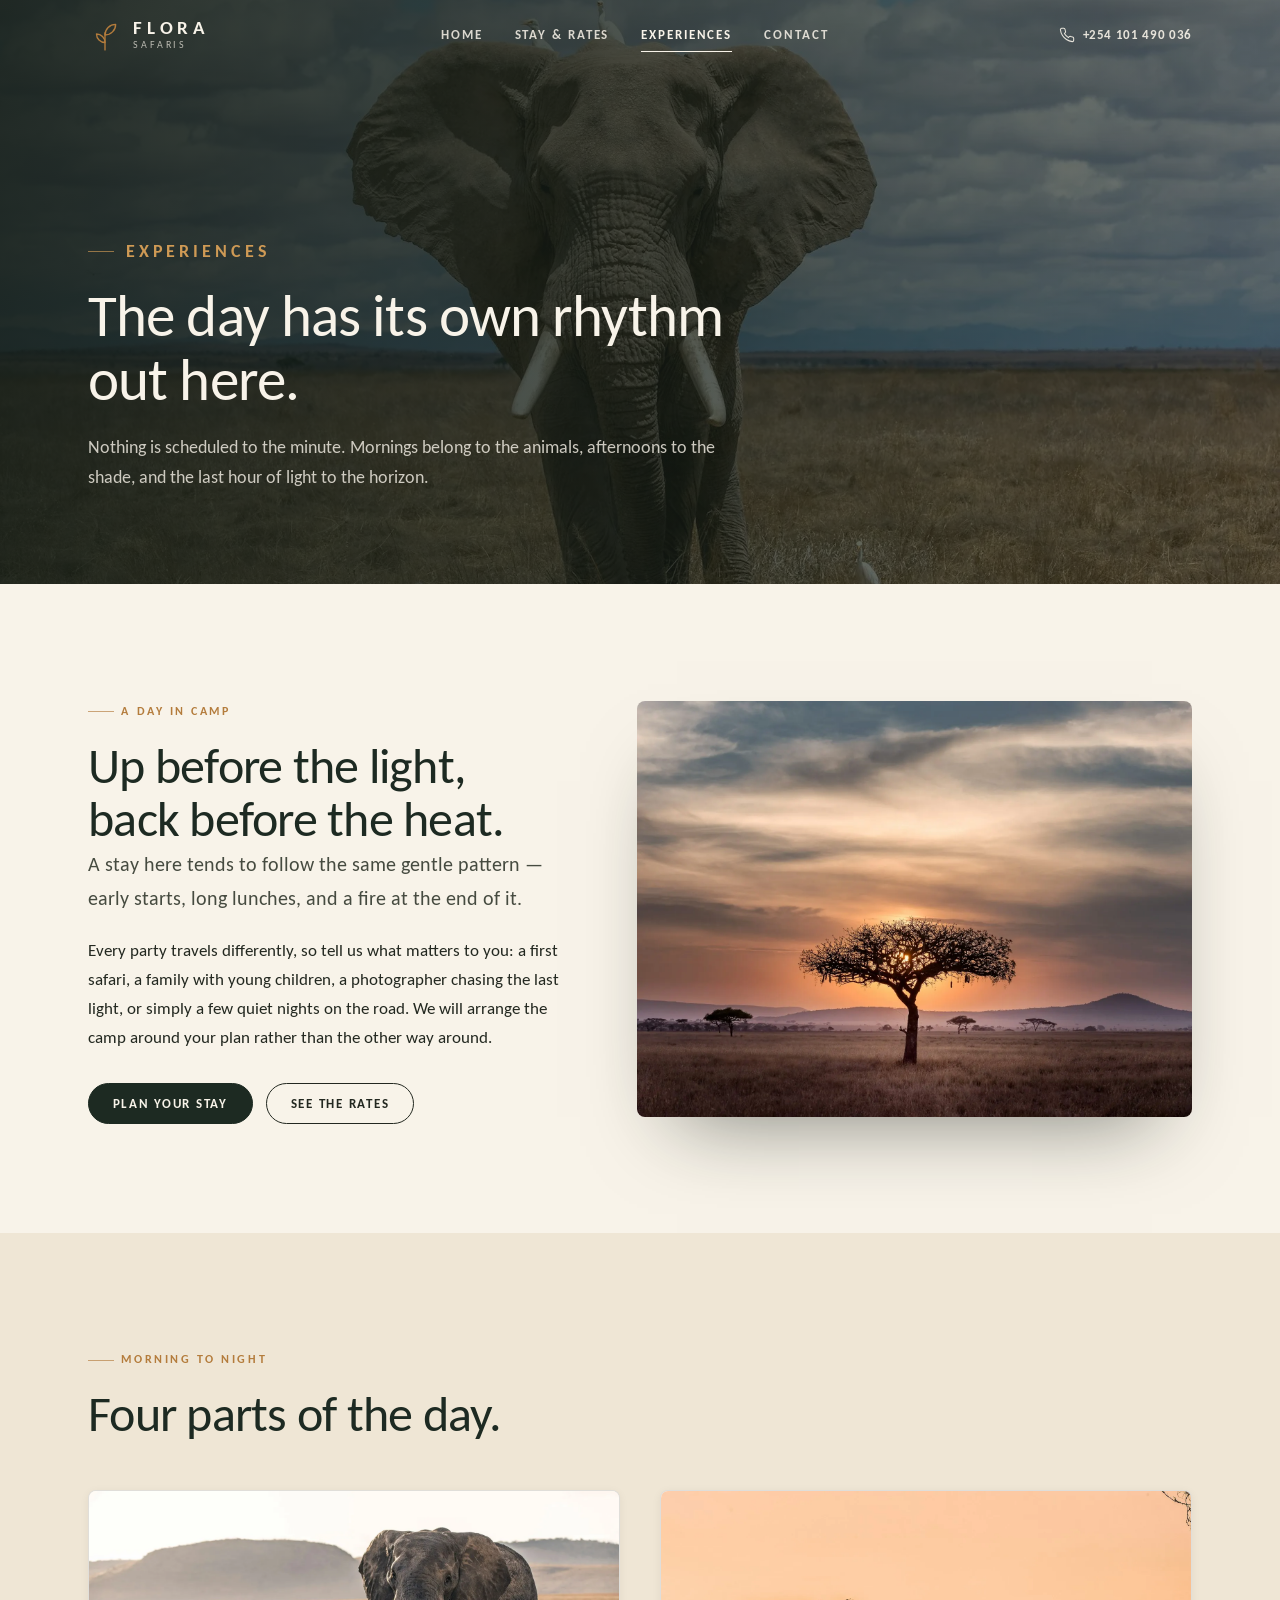
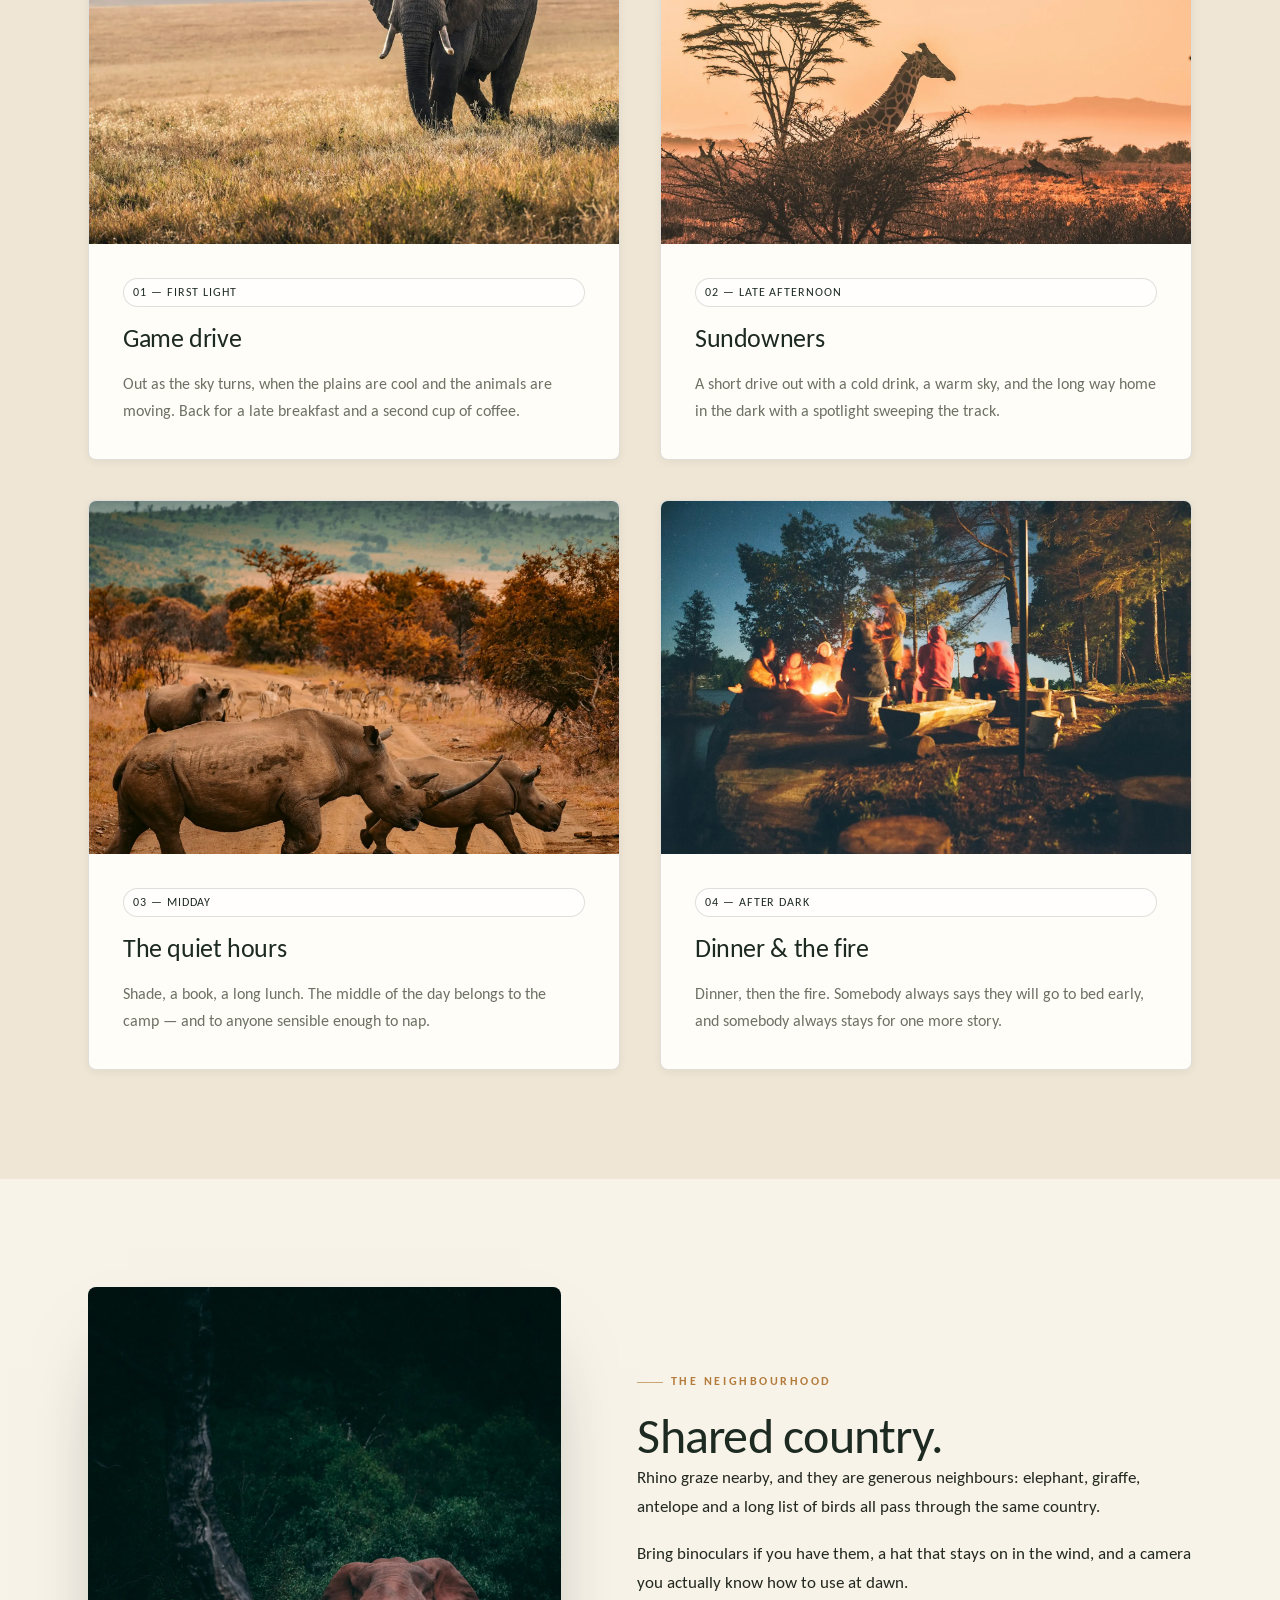
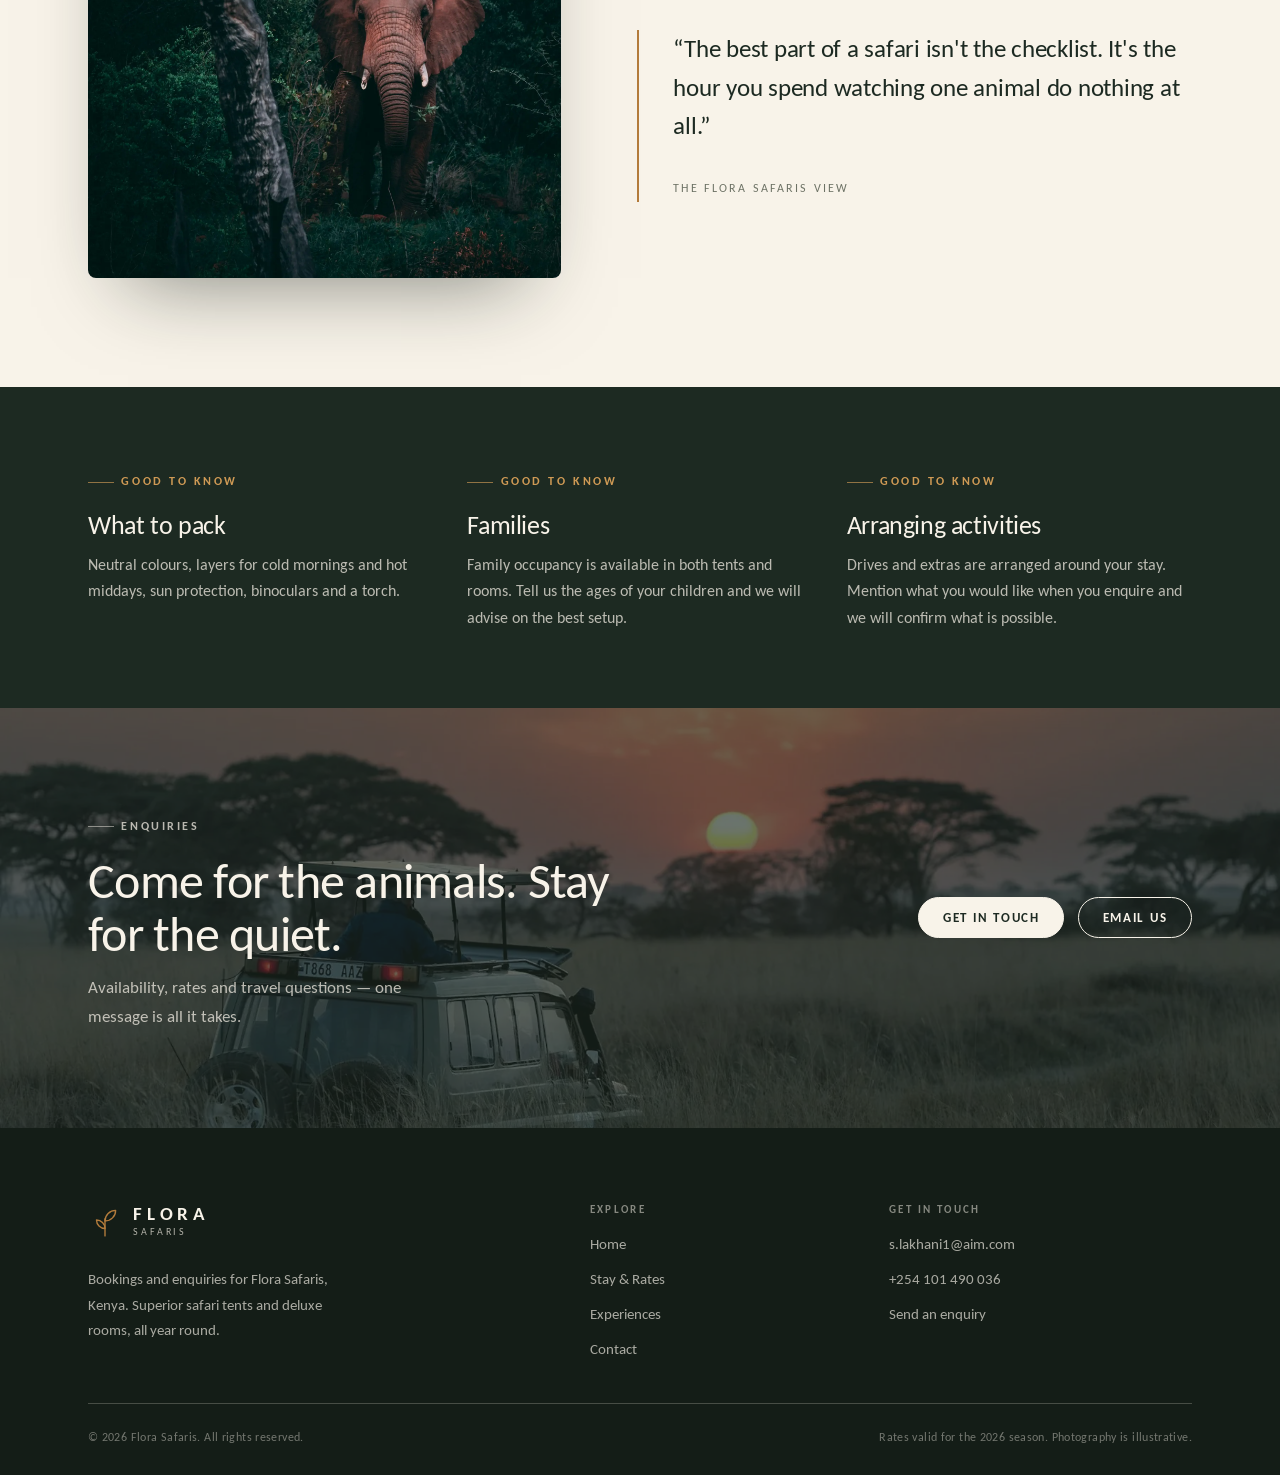
<file: experiences.html>
<!DOCTYPE html>
<html lang="en">
<head>
<meta charset="utf-8">
<meta name="viewport" content="width=device-width, initial-scale=1">
<title>Experiences — Flora Safaris</title>
<meta name="description" content="What a stay with Flora Safaris feels like: early game drives, long afternoons in the shade, sundowners on the plains and evenings around the fire.">
<meta name="theme-color" content="#1d2a22">
<link rel="icon" href="assets/favicon.svg" type="image/svg+xml">
<link rel="preconnect" href="https://fonts.googleapis.com">
<link rel="preconnect" href="https://fonts.gstatic.com" crossorigin>
<link href="https://fonts.googleapis.com/css2?family=Carlito:ital,wght@0,400;0,700;1,400&display=swap" rel="stylesheet">
<link rel="stylesheet" href="assets/css/styles.css">
</head>
<body>
<a class="skip-link" href="#main">Skip to content</a>

<header class="site-header">
  <div class="shell site-header__inner">
    <a class="brand" href="index.html" aria-label="Flora Safaris — home">
      <svg class="brand__mark" viewBox="0 0 32 32" fill="none" stroke="currentColor" stroke-width="1.3" stroke-linecap="round" stroke-linejoin="round" aria-hidden="true">
        <path d="M16 30V14"/><path d="M16 16C16 10.5 20.5 6 26 6c0 5.5-4.5 10-10 10Z"/><path d="M16 23c0-4.4-3.6-8-8-8 0 4.4 3.6 8 8 8Z"/>
      </svg>
      <span class="brand__text">
        <span class="brand__name">Flora</span>
        <span class="brand__tag">Safaris</span>
      </span>
    </a>

    <nav class="nav" id="primary-nav" aria-label="Primary">
      <a href="index.html">Home</a>
      <a href="accommodation.html">Stay &amp; Rates</a>
      <a href="experiences.html" aria-current="page">Experiences</a>
      <a href="contact.html">Contact</a>
    </nav>

    <a class="header-contact" href="tel:+254101490036">
      <svg viewBox="0 0 24 24" fill="none" stroke="currentColor" stroke-width="1.6" stroke-linecap="round" stroke-linejoin="round" aria-hidden="true"><path d="M22 16.9v3a2 2 0 0 1-2.2 2 19.8 19.8 0 0 1-8.6-3.1 19.5 19.5 0 0 1-6-6A19.8 19.8 0 0 1 2.1 4.2 2 2 0 0 1 4.1 2h3a2 2 0 0 1 2 1.7c.1 1 .4 1.9.7 2.8a2 2 0 0 1-.5 2.1L8.1 9.9a16 16 0 0 0 6 6l1.3-1.3a2 2 0 0 1 2.1-.4c.9.3 1.8.6 2.8.7a2 2 0 0 1 1.7 2Z"/></svg>
      +254 101 490 036
    </a>

    <button class="nav-toggle" type="button" aria-expanded="false" aria-controls="primary-nav" aria-label="Toggle navigation"><span></span></button>
  </div>
</header>

<main id="main">

  <!-- Banner -->
  <section class="page-banner">
    <div class="page-banner__media">
      <img src="assets/images/elephant-plain.webp" alt="An elephant crossing open grassland at golden hour" fetchpriority="high">
    </div>
    <div class="shell">
      <div class="page-banner__inner">
        <p class="eyebrow">Experiences</p>
        <h1>The day has its own rhythm out here.</h1>
        <p>Nothing is scheduled to the minute. Mornings belong to the animals, afternoons to the shade, and the last hour of light to the horizon.</p>
      </div>
    </div>
  </section>

  <!-- Intro -->
  <section class="section">
    <div class="shell split">
      <div class="reveal">
        <p class="eyebrow">A day in camp</p>
        <h2>Up before the light, back before the heat.</h2>
        <p class="lede">A stay here tends to follow the same gentle pattern — early starts, long lunches, and a fire at the end of it.</p>
        <p>Every party travels differently, so tell us what matters to you: a first safari, a family with young children, a photographer chasing the last light, or simply a few quiet nights on the road. We will arrange the camp around your plan rather than the other way around.</p>
        <div class="btn-row" style="margin-top:1.9rem">
          <a class="btn" href="contact.html">Plan your stay</a>
          <a class="btn btn--ghost" href="accommodation.html">See the rates</a>
        </div>
      </div>

      <div class="reveal" data-delay="1">
        <div class="media-frame media-frame--short">
          <img src="assets/images/acacia.webp" alt="A lone acacia tree against a soft sunset" loading="lazy">
        </div>
      </div>
    </div>
  </section>

  <!-- Timetable -->
  <section class="section section--cream-deep">
    <div class="shell">
      <div class="reveal" style="max-width:36rem;margin-bottom:clamp(30px,4vw,48px)">
        <p class="eyebrow">Morning to night</p>
        <h2>Four parts of the day.</h2>
      </div>

      <div class="grid-2">
        <article class="room-card reveal">
          <div class="room-card__media">
            <img src="assets/images/elephant-walk.webp" alt="An elephant walking across the plains in early light" loading="lazy">
          </div>
          <div class="room-card__body">
            <span class="chip">01 — First light</span>
            <h3>Game drive</h3>
            <p>Out as the sky turns, when the plains are cool and the animals are moving. Back for a late breakfast and a second cup of coffee.</p>
          </div>
        </article>

        <article class="room-card reveal" data-delay="1">
          <div class="room-card__media">
            <img src="assets/images/giraffe.webp" alt="A giraffe silhouetted at sunset" loading="lazy">
          </div>
          <div class="room-card__body">
            <span class="chip">02 — Late afternoon</span>
            <h3>Sundowners</h3>
            <p>A short drive out with a cold drink, a warm sky, and the long way home in the dark with a spotlight sweeping the track.</p>
          </div>
        </article>

        <article class="room-card reveal" data-delay="2">
          <div class="room-card__media">
            <img src="assets/images/rhinos.webp" alt="Rhinos and antelope on a dirt road" loading="lazy">
          </div>
          <div class="room-card__body">
            <span class="chip">03 — Midday</span>
            <h3>The quiet hours</h3>
            <p>Shade, a book, a long lunch. The middle of the day belongs to the camp — and to anyone sensible enough to nap.</p>
          </div>
        </article>

        <article class="room-card reveal" data-delay="3">
          <div class="room-card__media">
            <img src="assets/images/campfire.webp" alt="Guests sitting around a campfire at night" loading="lazy">
          </div>
          <div class="room-card__body">
            <span class="chip">04 — After dark</span>
            <h3>Dinner &amp; the fire</h3>
            <p>Dinner, then the fire. Somebody always says they will go to bed early, and somebody always stays for one more story.</p>
          </div>
        </article>
      </div>
    </div>
  </section>

  <!-- Wildlife / quote -->
  <section class="section">
    <div class="shell split">
      <div class="reveal">
        <div class="media-frame">
          <img src="assets/images/elephant-forest.webp" alt="An elephant standing in deep green forest shade" loading="lazy">
        </div>
      </div>
      <div class="reveal" data-delay="1">
        <p class="eyebrow">The neighbourhood</p>
        <h2>Shared country.</h2>
        <p>Rhino graze nearby, and they are generous neighbours: elephant, giraffe, antelope and a long list of birds all pass through the same country.</p>
        <p>Bring binoculars if you have them, a hat that stays on in the wind, and a camera you actually know how to use at dawn.</p>
        <div class="pull" style="margin-top:2rem">
          <p>“The best part of a safari isn't the checklist. It's the hour you spend watching one animal do nothing at all.”</p>
          <cite>The Flora Safaris view</cite>
        </div>
      </div>
    </div>
  </section>

  <!-- Practical -->
  <section class="section section--forest section--tight">
    <div class="shell">
      <div class="grid-3">
        <div class="reveal">
          <p class="eyebrow">Good to know</p>
          <h3>What to pack</h3>
          <p style="color:rgba(248,243,233,.72);font-size:.97rem;margin-top:.6rem">Neutral colours, layers for cold mornings and hot middays, sun protection, binoculars and a torch.</p>
        </div>
        <div class="reveal" data-delay="1">
          <p class="eyebrow">Good to know</p>
          <h3>Families</h3>
          <p style="color:rgba(248,243,233,.72);font-size:.97rem;margin-top:.6rem">Family occupancy is available in both tents and rooms. Tell us the ages of your children and we will advise on the best setup.</p>
        </div>
        <div class="reveal" data-delay="2">
          <p class="eyebrow">Good to know</p>
          <h3>Arranging activities</h3>
          <p style="color:rgba(248,243,233,.72);font-size:.97rem;margin-top:.6rem">Drives and extras are arranged around your stay. Mention what you would like when you enquire and we will confirm what is possible.</p>
        </div>
      </div>
    </div>
  </section>

  <!-- CTA -->
  <section class="cta-band">
    <div class="cta-band__media">
      <img src="assets/images/hero-jeep.webp" alt="" loading="lazy" aria-hidden="true">
    </div>
    <div class="shell cta-band__inner">
      <div>
        <p class="eyebrow">Enquiries</p>
        <h2>Come for the animals. Stay for the quiet.</h2>
        <p>Availability, rates and travel questions — one message is all it takes.</p>
      </div>
      <div class="btn-row">
        <a class="btn btn--light" href="contact.html">Get in touch</a>
        <a class="btn btn--ghost" href="mailto:s.lakhani1@aim.com">Email us</a>
      </div>
    </div>
  </section>

</main>

<footer class="site-footer">
  <div class="shell">
    <div class="footer-top">
      <div class="footer-brand">
        <a class="brand" href="index.html" aria-label="Flora Safaris — home">
          <svg class="brand__mark" viewBox="0 0 32 32" fill="none" stroke="currentColor" stroke-width="1.3" stroke-linecap="round" stroke-linejoin="round" aria-hidden="true">
            <path d="M16 30V14"/><path d="M16 16C16 10.5 20.5 6 26 6c0 5.5-4.5 10-10 10Z"/><path d="M16 23c0-4.4-3.6-8-8-8 0 4.4 3.6 8 8 8Z"/>
          </svg>
          <span class="brand__text">
            <span class="brand__name">Flora</span>
            <span class="brand__tag">Safaris</span>
          </span>
        </a>
        <p style="margin-top:1.2rem">Bookings and enquiries for Flora Safaris, Kenya. Superior safari tents and deluxe rooms, all year round.</p>
      </div>

      <div class="footer-col">
        <h4>Explore</h4>
        <ul>
          <li><a href="index.html">Home</a></li>
          <li><a href="accommodation.html">Stay &amp; Rates</a></li>
          <li><a href="experiences.html">Experiences</a></li>
          <li><a href="contact.html">Contact</a></li>
        </ul>
      </div>

      <div class="footer-col">
        <h4>Get in touch</h4>
        <ul>
          <li><a href="mailto:s.lakhani1@aim.com">s.lakhani1@aim.com</a></li>
          <li><a href="tel:+254101490036">+254 101 490 036</a></li>
          <li><a href="contact.html">Send an enquiry</a></li>
        </ul>
      </div>
    </div>

    <div class="footer-bottom">
      <span>&copy; <span data-year>2026</span> Flora Safaris. All rights reserved.</span>
      <span>Rates valid for the 2026 season. Photography is illustrative.</span>
    </div>
  </div>
</footer>

<script src="assets/js/main.js"></script>
</body>
</html>
</file>
<file: assets/css/styles.css>
/* ==========================================================================
   Flora Safaris
   Typography: Calibri (Carlito is loaded as a metric-compatible fallback so
   the design looks the same off Windows).
   ========================================================================== */

:root {
  --forest: #1d2a22;
  --forest-deep: #141d17;
  --forest-soft: #2b3a30;
  --cream: #f8f3e9;
  --cream-deep: #efe6d5;
  --sand: #e3d6bf;
  --ochre: #b47c3c;
  --ochre-light: #cf9a55;
  --clay: #8a5a3b;
  --ink: #232820;
  --muted: #6d7265;
  --line: rgba(35, 40, 32, 0.14);
  --line-light: rgba(248, 243, 233, 0.22);
  --shadow-sm: 0 2px 10px rgba(20, 29, 23, 0.06);
  --shadow-md: 0 18px 45px -24px rgba(20, 29, 23, 0.45);
  --shadow-lg: 0 40px 80px -40px rgba(20, 29, 23, 0.55);
  --radius: 4px;
  --radius-lg: 8px;
  --shell: 1200px;
  --gutter: clamp(20px, 5vw, 48px);
  --ease: cubic-bezier(0.22, 0.61, 0.36, 1);
}

*,
*::before,
*::after {
  box-sizing: border-box;
}

html {
  -webkit-text-size-adjust: 100%;
  scroll-behavior: smooth;
}

body {
  margin: 0;
  font-family: Calibri, Carlito, Candara, "Segoe UI", "Trebuchet MS", sans-serif;
  font-size: 1.0625rem;
  line-height: 1.7;
  color: var(--ink);
  background: var(--cream);
  -webkit-font-smoothing: antialiased;
  text-rendering: optimizeLegibility;
  overflow-x: hidden;
}

img {
  display: block;
  max-width: 100%;
  height: auto;
}

a {
  color: inherit;
  text-decoration: none;
}

button,
input,
select,
textarea {
  font: inherit;
  color: inherit;
}

h1,
h2,
h3,
h4 {
  font-family: inherit;
  font-weight: 300;
  line-height: 1.08;
  letter-spacing: -0.015em;
  margin: 0;
  color: var(--forest);
}

h1 {
  font-size: clamp(2.55rem, 6.2vw, 4.9rem);
}
h2 {
  font-size: clamp(2rem, 3.9vw, 3.1rem);
}
h3 {
  font-size: clamp(1.3rem, 2vw, 1.6rem);
  line-height: 1.25;
}

p {
  margin: 0 0 1.1em;
}

p:last-child {
  margin-bottom: 0;
}

strong {
  font-weight: 600;
}

::selection {
  background: var(--ochre);
  color: #fff;
}

/* --------------------------------------------------------------- layout --- */
.shell {
  width: 100%;
  max-width: var(--shell);
  margin-inline: auto;
  padding-inline: var(--gutter);
}

.section {
  padding-block: clamp(64px, 8.5vw, 118px);
  position: relative;
}

.section--tight {
  padding-block: clamp(48px, 6vw, 82px);
}

.section--cream-deep {
  background: var(--cream-deep);
}

.section--forest {
  background: var(--forest);
  color: rgba(248, 243, 233, 0.78);
}

.section--forest h2,
.section--forest h3 {
  color: var(--cream);
}

.section--forest .eyebrow {
  color: var(--ochre-light);
}

.section--hairline {
  border-top: 1px solid var(--line);
}

/* ------------------------------------------------------------ typography --- */
.eyebrow {
  display: inline-flex;
  align-items: center;
  gap: 0.65em;
  margin: 0 0 1.15rem;
  font-size: 0.72rem;
  font-weight: 600;
  letter-spacing: 0.22em;
  text-transform: uppercase;
  color: var(--ochre);
}

.eyebrow::before {
  content: "";
  width: 26px;
  height: 1px;
  background: currentColor;
  opacity: 0.65;
}

.eyebrow--center {
  justify-content: center;
}

.lede {
  font-size: clamp(1.08rem, 1.55vw, 1.25rem);
  line-height: 1.72;
  color: #464b40;
}

.section--forest .lede {
  color: rgba(248, 243, 233, 0.75);
}

.text-muted {
  color: var(--muted);
}

.serif-note {
  font-size: 0.9rem;
  letter-spacing: 0.02em;
}

/* ---------------------------------------------------------------- button --- */
.btn {
  --btn-bg: var(--forest);
  --btn-fg: var(--cream);
  --btn-border: var(--forest);
  display: inline-flex;
  align-items: center;
  justify-content: center;
  gap: 0.7em;
  padding: 0.95em 1.75em;
  border: 1px solid var(--btn-border);
  border-radius: 999px;
  background: var(--btn-bg);
  color: var(--btn-fg);
  font-size: 0.84rem;
  font-weight: 600;
  letter-spacing: 0.13em;
  text-transform: uppercase;
  line-height: 1;
  cursor: pointer;
  transition: background-color 0.3s var(--ease), color 0.3s var(--ease),
    border-color 0.3s var(--ease), transform 0.3s var(--ease);
}

.btn:hover {
  --btn-bg: var(--ochre);
  --btn-border: var(--ochre);
  --btn-fg: #fff;
  transform: translateY(-1px);
}

.btn:focus-visible {
  outline: 2px solid var(--ochre);
  outline-offset: 3px;
}

.btn--ghost {
  --btn-bg: transparent;
  --btn-fg: currentColor;
  --btn-border: currentColor;
}

.btn--ghost:hover {
  --btn-bg: var(--ochre);
  --btn-fg: #fff;
}

.btn--light {
  --btn-bg: var(--cream);
  --btn-fg: var(--forest);
  --btn-border: var(--cream);
}

.btn--light:hover {
  --btn-bg: var(--ochre-light);
  --btn-border: var(--ochre-light);
  --btn-fg: var(--forest-deep);
}

.btn--sm {
  padding: 0.72em 1.3em;
  font-size: 0.76rem;
}

.btn-row {
  display: flex;
  flex-wrap: wrap;
  gap: 0.85rem;
}

.arrow-link {
  display: inline-flex;
  align-items: center;
  gap: 0.55em;
  font-size: 0.78rem;
  font-weight: 600;
  letter-spacing: 0.16em;
  text-transform: uppercase;
  border-bottom: 1px solid currentColor;
  padding-bottom: 4px;
  transition: color 0.3s var(--ease), gap 0.3s var(--ease);
}

.arrow-link:hover {
  color: var(--ochre);
  gap: 0.95em;
}

/* ---------------------------------------------------------------- header --- */
.site-header {
  position: fixed;
  inset: 0 0 auto;
  z-index: 100;
  padding-block: 18px;
  color: var(--cream);
  transition: background-color 0.4s var(--ease), padding 0.4s var(--ease),
    box-shadow 0.4s var(--ease), color 0.4s var(--ease);
}

.site-header::after {
  content: "";
  position: absolute;
  inset: auto 0 0;
  height: 1px;
  background: currentColor;
  opacity: 0;
  transition: opacity 0.4s var(--ease);
}

.site-header.is-solid,
.site-header--solid {
  background: rgba(248, 243, 233, 0.96);
  color: var(--forest);
  padding-block: 11px;
  box-shadow: 0 10px 30px -22px rgba(20, 29, 23, 0.6);
  backdrop-filter: blur(10px);
}

.site-header.is-solid::after,
.site-header--solid::after {
  opacity: 0.1;
}

.site-header__inner {
  display: flex;
  align-items: center;
  justify-content: space-between;
  gap: 24px;
}

.brand {
  display: inline-flex;
  align-items: center;
  gap: 11px;
  line-height: 1;
}

.brand__mark {
  width: 34px;
  height: 34px;
  flex: none;
  color: var(--ochre);
}

.brand__text {
  display: flex;
  flex-direction: column;
  gap: 4px;
}

.brand__name {
  font-size: 1.16rem;
  font-weight: 600;
  letter-spacing: 0.26em;
  text-transform: uppercase;
}

.brand__tag {
  font-size: 0.6rem;
  letter-spacing: 0.3em;
  text-transform: uppercase;
  opacity: 0.7;
}

.nav {
  display: flex;
  align-items: center;
  gap: clamp(18px, 2.5vw, 34px);
}

.nav a {
  position: relative;
  font-size: 0.79rem;
  font-weight: 600;
  letter-spacing: 0.15em;
  text-transform: uppercase;
  padding-block: 6px;
  opacity: 0.85;
  transition: opacity 0.3s var(--ease);
}

.nav a::after {
  content: "";
  position: absolute;
  left: 0;
  bottom: 0;
  width: 100%;
  height: 1px;
  background: currentColor;
  transform: scaleX(0);
  transform-origin: left;
  transition: transform 0.35s var(--ease);
}

.nav a:hover,
.nav a[aria-current="page"] {
  opacity: 1;
}

.nav a:hover::after,
.nav a[aria-current="page"]::after {
  transform: scaleX(1);
}

.header-contact {
  display: inline-flex;
  align-items: center;
  gap: 0.55em;
  font-size: 0.82rem;
  font-weight: 600;
  letter-spacing: 0.05em;
  opacity: 0.9;
}

.header-contact svg {
  width: 16px;
  height: 16px;
}

.nav-toggle {
  display: none;
  width: 44px;
  height: 44px;
  align-items: center;
  justify-content: center;
  border: 1px solid currentColor;
  border-radius: 999px;
  background: transparent;
  cursor: pointer;
  color: inherit;
}

.nav-toggle span {
  position: relative;
  width: 17px;
  height: 1.5px;
  background: currentColor;
  transition: transform 0.3s var(--ease), background-color 0.3s var(--ease);
}

.nav-toggle span::before,
.nav-toggle span::after {
  content: "";
  position: absolute;
  left: 0;
  width: 17px;
  height: 1.5px;
  background: currentColor;
  transition: transform 0.3s var(--ease);
}

.nav-toggle span::before {
  top: -5px;
}
.nav-toggle span::after {
  top: 5px;
}

.nav-toggle[aria-expanded="true"] span {
  background: transparent;
}
.nav-toggle[aria-expanded="true"] span::before {
  transform: translateY(5px) rotate(45deg);
}
.nav-toggle[aria-expanded="true"] span::after {
  transform: translateY(-5px) rotate(-45deg);
}

/* ------------------------------------------------------------------ hero --- */
.hero {
  position: relative;
  min-height: min(92vh, 860px);
  display: flex;
  align-items: flex-end;
  padding-block: 150px clamp(52px, 8vw, 96px);
  color: var(--cream);
  overflow: hidden;
  background: var(--forest-deep);
}

.hero__media,
.hero__media img {
  position: absolute;
  inset: 0;
  width: 100%;
  height: 100%;
}

.hero__media img {
  object-fit: cover;
  object-position: center 58%;
  transform: scale(1.04);
  animation: hero-drift 22s var(--ease) forwards;
}

@keyframes hero-drift {
  to {
    transform: scale(1);
  }
}

.hero::after {
  content: "";
  position: absolute;
  inset: 0;
  background: linear-gradient(
      180deg,
      rgba(20, 29, 23, 0.62) 0%,
      rgba(20, 29, 23, 0.18) 34%,
      rgba(20, 29, 23, 0.55) 72%,
      rgba(20, 29, 23, 0.88) 100%
    ),
    radial-gradient(120% 90% at 15% 90%, rgba(20, 29, 23, 0.5), transparent 60%);
}

.hero__inner {
  position: relative;
  z-index: 2;
  width: 100%;
}

.hero__content {
  max-width: 44rem;
}

.hero h1 {
  color: var(--cream);
  font-weight: 300;
  font-size: clamp(2.15rem, 6.2vw, 4.9rem);
  line-height: 1.02;
  letter-spacing: -0.02em;
}

.hero h1 em {
  font-style: italic;
  color: var(--ochre-light);
}

.hero__sub {
  margin-top: 1.5rem;
  max-width: 34rem;
  font-size: clamp(1rem, 1.5vw, 1.15rem);
  color: rgba(248, 243, 233, 0.82);
}

.hero .btn-row {
  margin-top: 2.1rem;
}

.hero .eyebrow {
  color: rgba(248, 243, 233, 0.85);
}

.hero__meta {
  margin-top: clamp(38px, 6vw, 64px);
  padding-top: 26px;
  border-top: 1px solid var(--line-light);
  display: flex;
  flex-wrap: wrap;
  gap: clamp(24px, 5vw, 64px);
}

.hero__meta div {
  min-width: 140px;
}

.hero__meta dt {
  font-size: 0.66rem;
  letter-spacing: 0.24em;
  text-transform: uppercase;
  color: rgba(248, 243, 233, 0.55);
  margin-bottom: 6px;
}

.hero__meta dd {
  margin: 0;
  font-size: 1.02rem;
  letter-spacing: 0.02em;
  color: var(--cream);
}

/* ------------------------------------------------------------ page banner --- */
.page-banner {
  position: relative;
  padding-block: clamp(148px, 20vw, 218px) clamp(56px, 8vw, 92px);
  color: var(--cream);
  background: var(--forest-deep);
  overflow: hidden;
}

.page-banner__media,
.page-banner__media img {
  position: absolute;
  inset: 0;
  width: 100%;
  height: 100%;
}

.page-banner__media img {
  object-fit: cover;
  opacity: 0.75;
}

.page-banner::after {
  content: "";
  position: absolute;
  inset: 0;
  background: linear-gradient(
    100deg,
    rgba(20, 29, 23, 0.9) 0%,
    rgba(20, 29, 23, 0.68) 45%,
    rgba(20, 29, 23, 0.42) 100%
  );
}

.page-banner__inner {
  position: relative;
  z-index: 2;
  max-width: 40rem;
}

.page-banner h1 {
  color: var(--cream);
  font-size: clamp(2.2rem, 4.8vw, 3.7rem);
}

.page-banner p {
  margin-top: 1.15rem;
  color: rgba(248, 243, 233, 0.8);
  font-size: clamp(1rem, 1.4vw, 1.12rem);
}

.page-banner .eyebrow {
  color: var(--ochre-light);
}

/* ------------------------------------------------------------------- grids --- */
.split {
  display: grid;
  grid-template-columns: minmax(0, 0.92fr) minmax(0, 1.08fr);
  gap: clamp(32px, 6vw, 88px);
  align-items: center;
}

.split--reverse > :first-child {
  order: 2;
}

.grid-3 {
  display: grid;
  grid-template-columns: repeat(3, minmax(0, 1fr));
  gap: clamp(20px, 3vw, 34px);
}

.grid-2 {
  display: grid;
  grid-template-columns: repeat(2, minmax(0, 1fr));
  gap: clamp(22px, 3.4vw, 40px);
}

.stack > * + * {
  margin-top: 1.15rem;
}

/* ------------------------------------------------------------------- media --- */
.media-frame {
  position: relative;
  border-radius: var(--radius-lg);
  overflow: hidden;
  box-shadow: var(--shadow-lg);
}

.media-frame img {
  width: 100%;
  aspect-ratio: 4 / 5;
  object-fit: cover;
}

.media-frame--wide img {
  aspect-ratio: 16 / 11;
}

.media-frame--short img {
  aspect-ratio: 4 / 3;
}

.media-frame__badge {
  position: absolute;
  left: 20px;
  bottom: 20px;
  right: 20px;
  display: flex;
  align-items: center;
  justify-content: space-between;
  gap: 12px;
  padding: 14px 18px;
  border-radius: var(--radius);
  background: rgba(20, 29, 23, 0.72);
  backdrop-filter: blur(6px);
  color: var(--cream);
  font-size: 0.78rem;
  letter-spacing: 0.14em;
  text-transform: uppercase;
}

.media-frame__badge strong {
  font-weight: 600;
  letter-spacing: 0.05em;
  text-transform: none;
  font-size: 0.95rem;
  color: var(--ochre-light);
}

/* --------------------------------------------------------------- fact row --- */
.fact-row {
  display: grid;
  grid-template-columns: repeat(3, minmax(0, 1fr));
  gap: 1px;
  background: var(--line);
  border-block: 1px solid var(--line);
}

.fact {
  background: var(--cream);
  padding: clamp(24px, 3.5vw, 38px) clamp(18px, 3vw, 32px);
}

.fact__label {
  font-size: 0.68rem;
  letter-spacing: 0.22em;
  text-transform: uppercase;
  color: var(--ochre);
  margin-bottom: 0.55rem;
}

.fact h3 {
  font-size: 1.22rem;
  margin-bottom: 0.4rem;
}

.fact p {
  font-size: 0.95rem;
  color: var(--muted);
  margin: 0;
}

/* ------------------------------------------------------------- room cards --- */
.room-card {
  display: flex;
  flex-direction: column;
  background: #fffdf8;
  border: 1px solid var(--line);
  border-radius: var(--radius-lg);
  overflow: hidden;
  box-shadow: var(--shadow-sm);
  transition: transform 0.4s var(--ease), box-shadow 0.4s var(--ease);
}

.room-card:hover {
  transform: translateY(-4px);
  box-shadow: var(--shadow-md);
}

.room-card__media {
  position: relative;
  overflow: hidden;
}

.room-card__media img {
  width: 100%;
  aspect-ratio: 3 / 2;
  object-fit: cover;
  transition: transform 0.8s var(--ease);
}

.room-card:hover .room-card__media img {
  transform: scale(1.04);
}

.room-card__body {
  padding: clamp(24px, 3vw, 34px);
  display: flex;
  flex-direction: column;
  gap: 1rem;
  flex: 1;
}

.room-card__body p {
  color: var(--muted);
  margin: 0;
  font-size: 0.98rem;
}

.room-card__foot {
  margin-top: auto;
  padding-top: 1.2rem;
  border-top: 1px solid var(--line);
  display: flex;
  align-items: flex-end;
  justify-content: space-between;
  gap: 1rem;
}

.price-from {
  display: flex;
  flex-direction: column;
  gap: 2px;
}

.price-from span {
  font-size: 0.66rem;
  letter-spacing: 0.2em;
  text-transform: uppercase;
  color: var(--muted);
}

.price-from strong {
  font-size: 1.5rem;
  font-weight: 400;
  color: var(--forest);
  line-height: 1.2;
}

.price-from small {
  font-size: 0.8rem;
  color: var(--muted);
}

.chip {
  display: inline-flex;
  align-items: center;
  gap: 0.4em;
  padding: 0.34em 0.8em;
  border: 1px solid var(--line);
  border-radius: 999px;
  font-size: 0.72rem;
  letter-spacing: 0.08em;
  text-transform: uppercase;
  color: var(--forest);
  background: rgba(255, 255, 255, 0.5);
}

.chip--ochre {
  border-color: rgba(180, 124, 60, 0.4);
  color: var(--clay);
  background: rgba(180, 124, 60, 0.08);
}

.detail-list {
  list-style: none;
  margin: 0;
  padding: 0;
  display: grid;
  gap: 0.6rem;
  font-size: 0.95rem;
  color: #4b5045;
}

.detail-list li {
  display: flex;
  gap: 0.65em;
  align-items: flex-start;
}

.detail-list svg {
  width: 15px;
  height: 15px;
  flex: none;
  margin-top: 5px;
  color: var(--ochre);
}

/* ---------------------------------------------------------------- rates --- */
.rates-head {
  display: flex;
  flex-wrap: wrap;
  align-items: flex-end;
  justify-content: space-between;
  gap: 1.5rem;
  margin-bottom: clamp(26px, 4vw, 44px);
}

.season-card {
  border: 1px solid var(--line);
  border-left: 3px solid var(--ochre);
  border-radius: var(--radius);
  background: #fffdf8;
  padding: 22px 24px;
}

.season-card h3 {
  font-size: 1.05rem;
  letter-spacing: 0.16em;
  text-transform: uppercase;
  font-weight: 600;
  margin-bottom: 0.3rem;
}

.season-card p {
  margin: 0;
  font-size: 0.95rem;
  color: var(--muted);
}

.season-card--peak {
  border-left-color: var(--clay);
}

.table-wrap {
  overflow-x: auto;
  border: 1px solid var(--line);
  border-radius: var(--radius-lg);
  background: #fffdf8;
  box-shadow: var(--shadow-sm);
  -webkit-overflow-scrolling: touch;
}

table.rates {
  width: 100%;
  border-collapse: collapse;
  min-width: 620px;
}

table.rates caption {
  text-align: left;
  padding: 22px 24px 0;
  font-size: 1.02rem;
  letter-spacing: 0.18em;
  text-transform: uppercase;
  color: var(--forest);
  font-weight: 600;
}

table.rates caption span {
  display: block;
  margin-top: 6px;
  font-size: 0.74rem;
  letter-spacing: 0.14em;
  font-weight: 400;
  color: var(--muted);
  text-transform: uppercase;
}

table.rates thead th {
  padding: 14px 18px;
  font-size: 0.68rem;
  letter-spacing: 0.16em;
  text-transform: uppercase;
  font-weight: 600;
  color: var(--muted);
  background: rgba(227, 214, 191, 0.35);
  border-bottom: 1px solid var(--line);
  text-align: right;
  white-space: nowrap;
}

table.rates thead th sup {
  font-size: 0.6rem;
  letter-spacing: 0.1em;
}

table.rates thead th:first-child,
table.rates tbody th {
  text-align: left;
}

table.rates thead .group {
  color: var(--forest);
  background: rgba(227, 214, 191, 0.55);
  border-bottom: 1px solid var(--line);
  letter-spacing: 0.2em;
}

table.rates tbody th {
  padding: 16px 18px;
  font-weight: 600;
  font-size: 0.98rem;
  color: var(--forest);
  white-space: nowrap;
  background: rgba(255, 255, 255, 0.55);
}

table.rates tbody th em {
  display: block;
  font-style: normal;
  font-weight: 400;
  font-size: 0.76rem;
  letter-spacing: 0.1em;
  text-transform: uppercase;
  color: var(--muted);
  margin-top: 2px;
}

table.rates tbody td {
  padding: 16px 18px;
  text-align: right;
  font-variant-numeric: tabular-nums;
  border-left: 1px solid rgba(35, 40, 32, 0.06);
  white-space: nowrap;
}

table.rates tbody td .cur {
  font-size: 0.72rem;
  letter-spacing: 0.08em;
  color: var(--muted);
  margin-right: 5px;
}

table.rates tbody td .usd {
  color: var(--clay);
}

table.rates tbody tr + tr th,
table.rates tbody tr + tr td {
  border-top: 1px solid rgba(35, 40, 32, 0.08);
}

table.rates tbody tr:hover th,
table.rates tbody tr:hover td {
  background: rgba(227, 214, 191, 0.28);
}

.rate-notes {
  display: grid;
  gap: 0.55rem;
  margin-top: 1.6rem;
  padding: 0;
  list-style: none;
  font-size: 0.92rem;
  color: var(--muted);
}

.rate-notes li {
  display: flex;
  gap: 0.6em;
}

.rate-notes li::before {
  content: "—";
  color: var(--ochre);
}

.price-strip {
  display: grid;
  grid-template-columns: repeat(4, minmax(0, 1fr));
  gap: 1px;
  background: var(--line-light);
  border: 1px solid var(--line-light);
  border-radius: var(--radius-lg);
  overflow: hidden;
}

.price-strip__item {
  background: var(--forest-soft);
  padding: clamp(20px, 3vw, 30px);
}

.price-strip__item span {
  display: block;
  font-size: 0.66rem;
  letter-spacing: 0.2em;
  text-transform: uppercase;
  color: rgba(248, 243, 233, 0.5);
  margin-bottom: 0.5rem;
}

.price-strip__item strong {
  display: block;
  font-size: clamp(1.15rem, 1.9vw, 1.45rem);
  font-weight: 400;
  color: var(--cream);
}

.price-strip__item small {
  font-size: 0.8rem;
  color: rgba(248, 243, 233, 0.55);
}

/* ------------------------------------------------------------- experience --- */
.exp-card {
  position: relative;
  border-radius: var(--radius-lg);
  overflow: hidden;
  min-height: 340px;
  display: flex;
  align-items: flex-end;
  color: var(--cream);
  isolation: isolate;
}

.exp-card img {
  position: absolute;
  inset: 0;
  width: 100%;
  height: 100%;
  object-fit: cover;
  z-index: -2;
  transition: transform 0.9s var(--ease);
}

.exp-card::after {
  content: "";
  position: absolute;
  inset: 0;
  z-index: -1;
  background: linear-gradient(
    180deg,
    rgba(20, 29, 23, 0.05) 30%,
    rgba(20, 29, 23, 0.85) 100%
  );
  transition: opacity 0.5s var(--ease);
}

.exp-card:hover img {
  transform: scale(1.05);
}

.exp-card__body {
  padding: clamp(22px, 3vw, 30px);
}

.exp-card h3 {
  color: var(--cream);
  margin-bottom: 0.35rem;
}

.exp-card p {
  margin: 0;
  font-size: 0.94rem;
  color: rgba(248, 243, 233, 0.8);
  max-width: 34ch;
}

.exp-card__num {
  display: block;
  font-size: 0.7rem;
  letter-spacing: 0.22em;
  color: var(--ochre-light);
  margin-bottom: 0.6rem;
}

/* ---------------------------------------------------------------- quotes --- */
.pull {
  border-left: 2px solid var(--ochre);
  padding-left: clamp(20px, 3vw, 34px);
}

.pull p {
  font-size: clamp(1.2rem, 2vw, 1.55rem);
  line-height: 1.55;
  font-weight: 300;
  color: var(--forest);
  letter-spacing: -0.01em;
}

.pull cite {
  font-style: normal;
  font-size: 0.74rem;
  letter-spacing: 0.18em;
  text-transform: uppercase;
  color: var(--muted);
}

/* ----------------------------------------------------------------- cta --- */
.cta-band {
  position: relative;
  color: var(--cream);
  overflow: hidden;
  background: var(--forest);
}

.cta-band__media,
.cta-band__media img {
  position: absolute;
  inset: 0;
  width: 100%;
  height: 100%;
}

.cta-band__media img {
  object-fit: cover;
  opacity: 0.35;
}

.cta-band__inner {
  position: relative;
  z-index: 2;
  padding-block: clamp(58px, 8vw, 96px);
  display: flex;
  flex-wrap: wrap;
  align-items: center;
  justify-content: space-between;
  gap: 2rem;
}

.cta-band h2 {
  color: var(--cream);
  max-width: 22ch;
}

.cta-band p {
  margin-top: 0.8rem;
  color: rgba(248, 243, 233, 0.72);
  max-width: 40ch;
}

/* ----------------------------------------------------------------- form --- */
.contact-grid {
  display: grid;
  grid-template-columns: minmax(0, 0.85fr) minmax(0, 1.15fr);
  gap: clamp(32px, 5vw, 72px);
  align-items: start;
}

.contact-card {
  background: #fffdf8;
  border: 1px solid var(--line);
  border-radius: var(--radius-lg);
  padding: clamp(24px, 4vw, 44px);
  box-shadow: var(--shadow-md);
}

.contact-item {
  display: flex;
  gap: 1rem;
  padding-block: 1.15rem;
  border-bottom: 1px solid var(--line);
}

.contact-item:last-of-type {
  border-bottom: 0;
}

.contact-item__icon {
  flex: none;
  width: 42px;
  height: 42px;
  display: grid;
  place-items: center;
  border-radius: 999px;
  background: rgba(180, 124, 60, 0.12);
  color: var(--clay);
}

.contact-item__icon svg {
  width: 18px;
  height: 18px;
}

.contact-item > div > span {
  display: block;
  font-size: 0.68rem;
  letter-spacing: 0.2em;
  text-transform: uppercase;
  color: var(--muted);
  margin-bottom: 3px;
}

.contact-item a,
.contact-item strong {
  font-size: 1.02rem;
  color: var(--forest);
  font-weight: 600;
  letter-spacing: 0.01em;
  border-bottom: 1px solid transparent;
  transition: color 0.25s var(--ease), border-color 0.25s var(--ease);
}

.contact-item a:hover {
  color: var(--ochre);
  border-color: currentColor;
}

.form-head {
  margin-bottom: 1.6rem;
}

.form-grid {
  display: grid;
  grid-template-columns: repeat(2, minmax(0, 1fr));
  gap: 1.1rem;
}

.field {
  display: flex;
  flex-direction: column;
  gap: 0.45rem;
}

.field--full {
  grid-column: 1 / -1;
}

.field label {
  font-size: 0.7rem;
  font-weight: 600;
  letter-spacing: 0.16em;
  text-transform: uppercase;
  color: #55594d;
}

.field input,
.field select,
.field textarea {
  width: 100%;
  padding: 0.8em 0.95em;
  border: 1px solid rgba(35, 40, 32, 0.2);
  border-radius: var(--radius);
  background: #fff;
  font-size: 0.98rem;
  color: var(--ink);
  transition: border-color 0.25s var(--ease), box-shadow 0.25s var(--ease);
}

.field textarea {
  min-height: 124px;
  resize: vertical;
}

.field select {
  appearance: none;
  background-image: url("data:image/svg+xml;charset=UTF-8,%3Csvg xmlns='http://www.w3.org/2000/svg' viewBox='0 0 12 8'%3E%3Cpath fill='%236d7265' d='M1 1l5 5 5-5'/%3E%3C/svg%3E");
  background-repeat: no-repeat;
  background-position: right 0.95em center;
  background-size: 11px;
  padding-right: 2.4em;
}

.field input:focus,
.field select:focus,
.field textarea:focus {
  outline: none;
  border-color: var(--ochre);
  box-shadow: 0 0 0 3px rgba(180, 124, 60, 0.14);
}

.field input[aria-invalid="true"],
.field textarea[aria-invalid="true"] {
  border-color: #b4472f;
  box-shadow: 0 0 0 3px rgba(180, 71, 47, 0.12);
}

.field__hint {
  font-size: 0.8rem;
  color: var(--muted);
}

.form-foot {
  margin-top: 1.5rem;
  display: flex;
  flex-wrap: wrap;
  align-items: center;
  gap: 1rem 1.4rem;
  justify-content: space-between;
}

.form-foot p {
  font-size: 0.82rem;
  color: var(--muted);
  margin: 0;
  max-width: 34ch;
}

.form-status {
  margin-top: 1.2rem;
  padding: 0.95rem 1.1rem;
  border-radius: var(--radius);
  font-size: 0.9rem;
  display: none;
  border: 1px solid transparent;
}

.form-status.is-shown {
  display: block;
}

.form-status.is-ok {
  background: rgba(43, 90, 62, 0.08);
  border-color: rgba(43, 90, 62, 0.25);
  color: #2b5a3e;
}

.form-status.is-error {
  background: rgba(180, 71, 47, 0.08);
  border-color: rgba(180, 71, 47, 0.25);
  color: #93402c;
}

.form-status a {
  border-bottom: 1px solid currentColor;
  font-weight: 600;
}

/* --------------------------------------------------------------- footer --- */
.site-footer {
  background: var(--forest-deep);
  color: rgba(248, 243, 233, 0.66);
  padding-block: clamp(48px, 6vw, 76px) 28px;
}

.footer-top {
  display: grid;
  grid-template-columns: 1.3fr 0.7fr 0.9fr;
  gap: clamp(28px, 5vw, 64px);
  padding-bottom: 40px;
  border-bottom: 1px solid var(--line-light);
}

.site-footer .brand {
  color: var(--cream);
}

.site-footer p {
  font-size: 0.93rem;
  max-width: 34ch;
}

.footer-col h4 {
  font-size: 0.68rem;
  letter-spacing: 0.22em;
  text-transform: uppercase;
  color: rgba(248, 243, 233, 0.5);
  font-weight: 600;
  margin-bottom: 1rem;
}

.footer-col ul {
  list-style: none;
  margin: 0;
  padding: 0;
  display: grid;
  gap: 0.6rem;
  font-size: 0.94rem;
}

.footer-col a {
  transition: color 0.25s var(--ease);
}

.footer-col a:hover {
  color: var(--ochre-light);
}

.footer-bottom {
  padding-top: 22px;
  display: flex;
  flex-wrap: wrap;
  justify-content: space-between;
  gap: 0.6rem 2rem;
  font-size: 0.78rem;
  letter-spacing: 0.03em;
  color: rgba(248, 243, 233, 0.42);
}

/* -------------------------------------------------------------- reveal --- */
.reveal {
  opacity: 0;
  transform: translateY(22px);
  transition: opacity 0.85s var(--ease), transform 0.85s var(--ease);
}

.reveal.is-in {
  opacity: 1;
  transform: none;
}

.reveal[data-delay="1"] {
  transition-delay: 0.1s;
}
.reveal[data-delay="2"] {
  transition-delay: 0.2s;
}
.reveal[data-delay="3"] {
  transition-delay: 0.3s;
}

/* ------------------------------------------------------------ responsive --- */
@media (max-width: 1024px) {
  .split,
  .contact-grid {
    grid-template-columns: 1fr;
  }

  .split--reverse > :first-child {
    order: 0;
  }

  .grid-3 {
    grid-template-columns: repeat(2, minmax(0, 1fr));
  }

  .price-strip {
    grid-template-columns: repeat(2, minmax(0, 1fr));
  }

  .footer-top {
    grid-template-columns: 1fr 1fr;
  }

  .footer-brand {
    grid-column: 1 / -1;
  }
}

@media (max-width: 860px) {
  .nav-toggle {
    display: inline-flex;
  }

  .nav {
    position: fixed;
    inset: 0 0 auto;
    margin-top: 70px;
    flex-direction: column;
    align-items: flex-start;
    gap: 0;
    padding: 12px var(--gutter) 28px;
    background: var(--cream);
    color: var(--forest);
    box-shadow: 0 30px 40px -30px rgba(20, 29, 23, 0.5);
    transform: translateY(-12px);
    opacity: 0;
    pointer-events: none;
    transition: opacity 0.3s var(--ease), transform 0.3s var(--ease);
  }

  .nav.is-open {
    opacity: 1;
    transform: none;
    pointer-events: auto;
  }

  .nav a {
    width: 100%;
    padding-block: 15px;
    border-bottom: 1px solid var(--line);
    font-size: 0.84rem;
  }

  .nav a::after {
    display: none;
  }

  .nav a[aria-current="page"] {
    color: var(--ochre);
  }

  .header-contact {
    display: none;
  }

  .hero {
    min-height: 88vh;
    padding-top: 130px;
  }
}

@media (max-width: 720px) {
  body {
    font-size: 1rem;
  }

  .grid-3,
  .grid-2,
  .fact-row,
  .form-grid {
    grid-template-columns: 1fr;
  }

  .hero__meta {
    gap: 22px 34px;
  }

  .price-strip {
    grid-template-columns: 1fr;
  }

  .footer-top {
    grid-template-columns: 1fr;
  }

  .footer-bottom {
    flex-direction: column;
  }

  .cta-band__inner {
    flex-direction: column;
    align-items: flex-start;
  }

  .rates-head {
    align-items: flex-start;
  }
}

@media (prefers-reduced-motion: reduce) {
  html {
    scroll-behavior: auto;
  }
  *,
  *::before,
  *::after {
    animation-duration: 0.001ms !important;
    animation-iteration-count: 1 !important;
    transition-duration: 0.001ms !important;
  }
  .reveal {
    opacity: 1;
    transform: none;
  }
}

/* ------------------------------------------------------------- utilities --- */
.sr-only {
  position: absolute;
  width: 1px;
  height: 1px;
  padding: 0;
  margin: -1px;
  overflow: hidden;
  clip: rect(0 0 0 0);
  white-space: nowrap;
  border: 0;
}

.skip-link {
  position: absolute;
  left: 50%;
  top: -100px;
  transform: translateX(-50%);
  z-index: 200;
  background: var(--forest);
  color: var(--cream);
  padding: 12px 20px;
  border-radius: 0 0 var(--radius) var(--radius);
  font-size: 0.85rem;
}

.skip-link:focus {
  top: 0;
}
</file>
